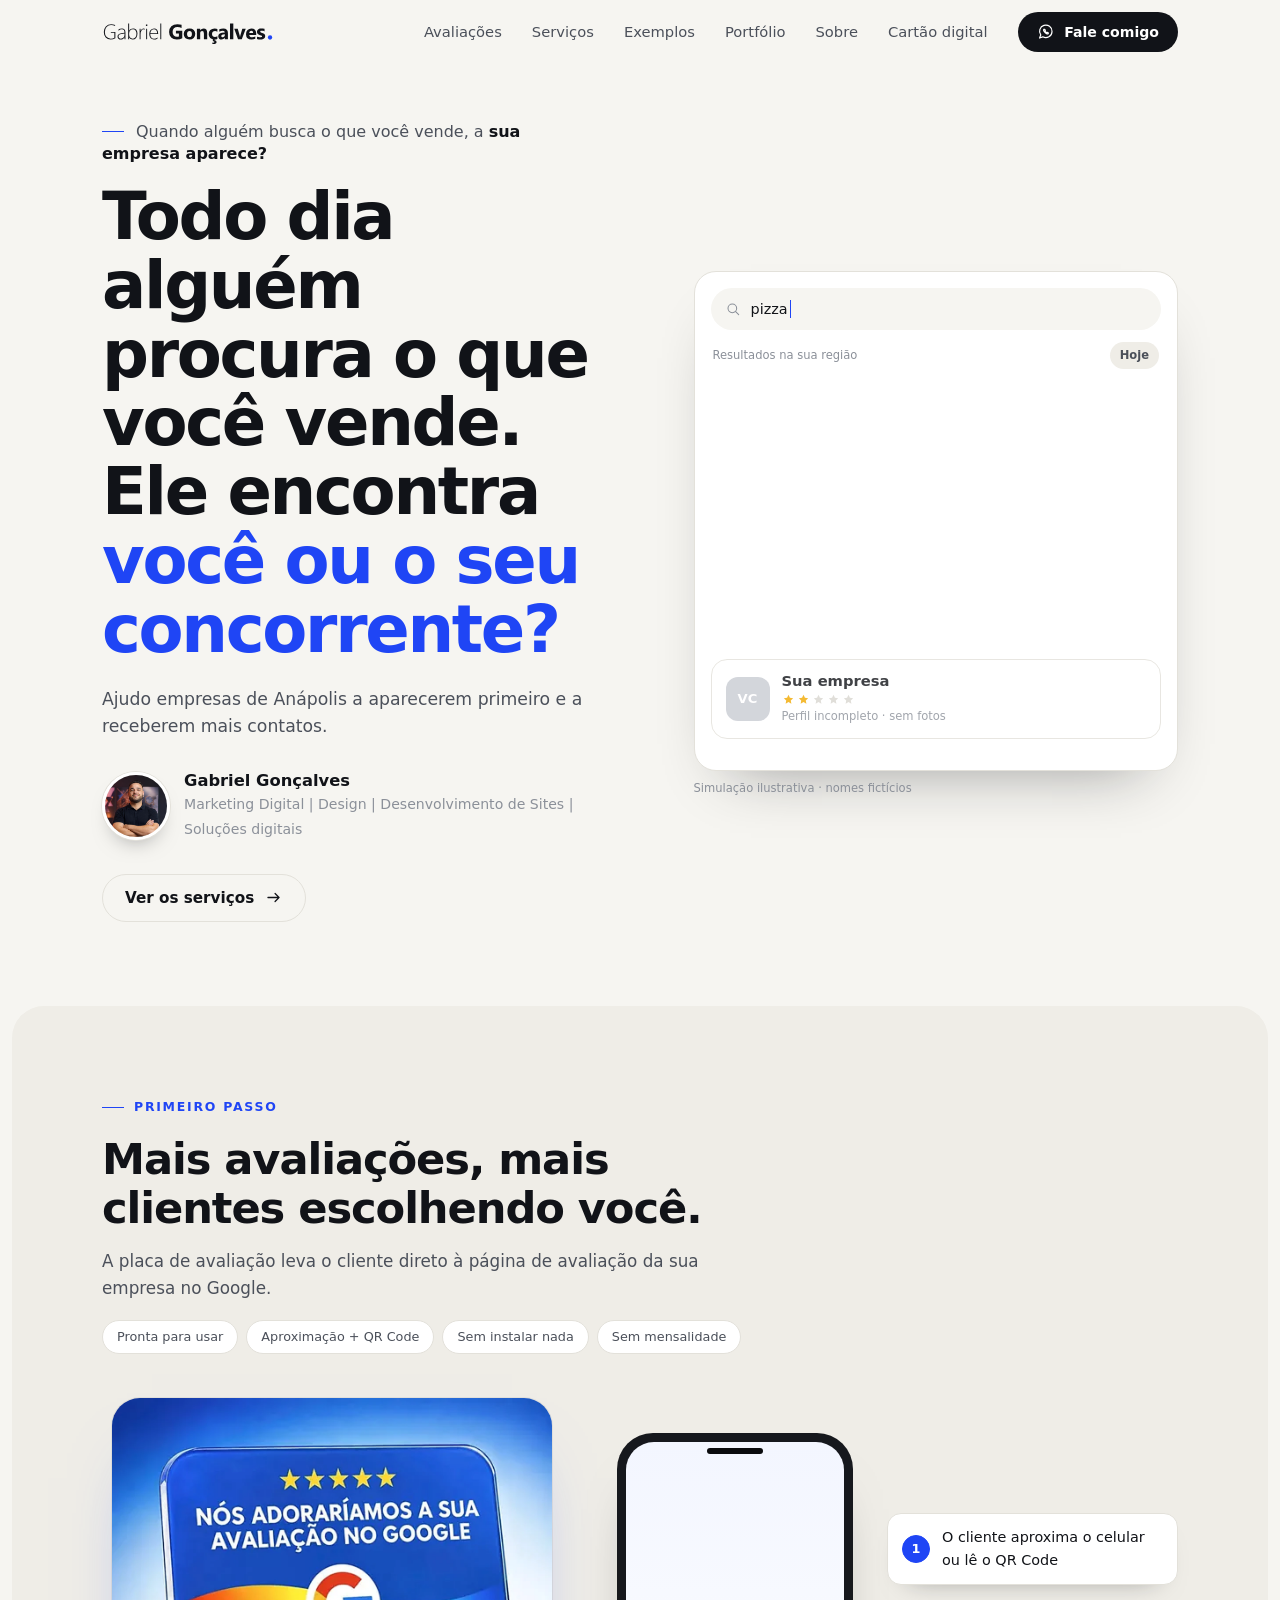
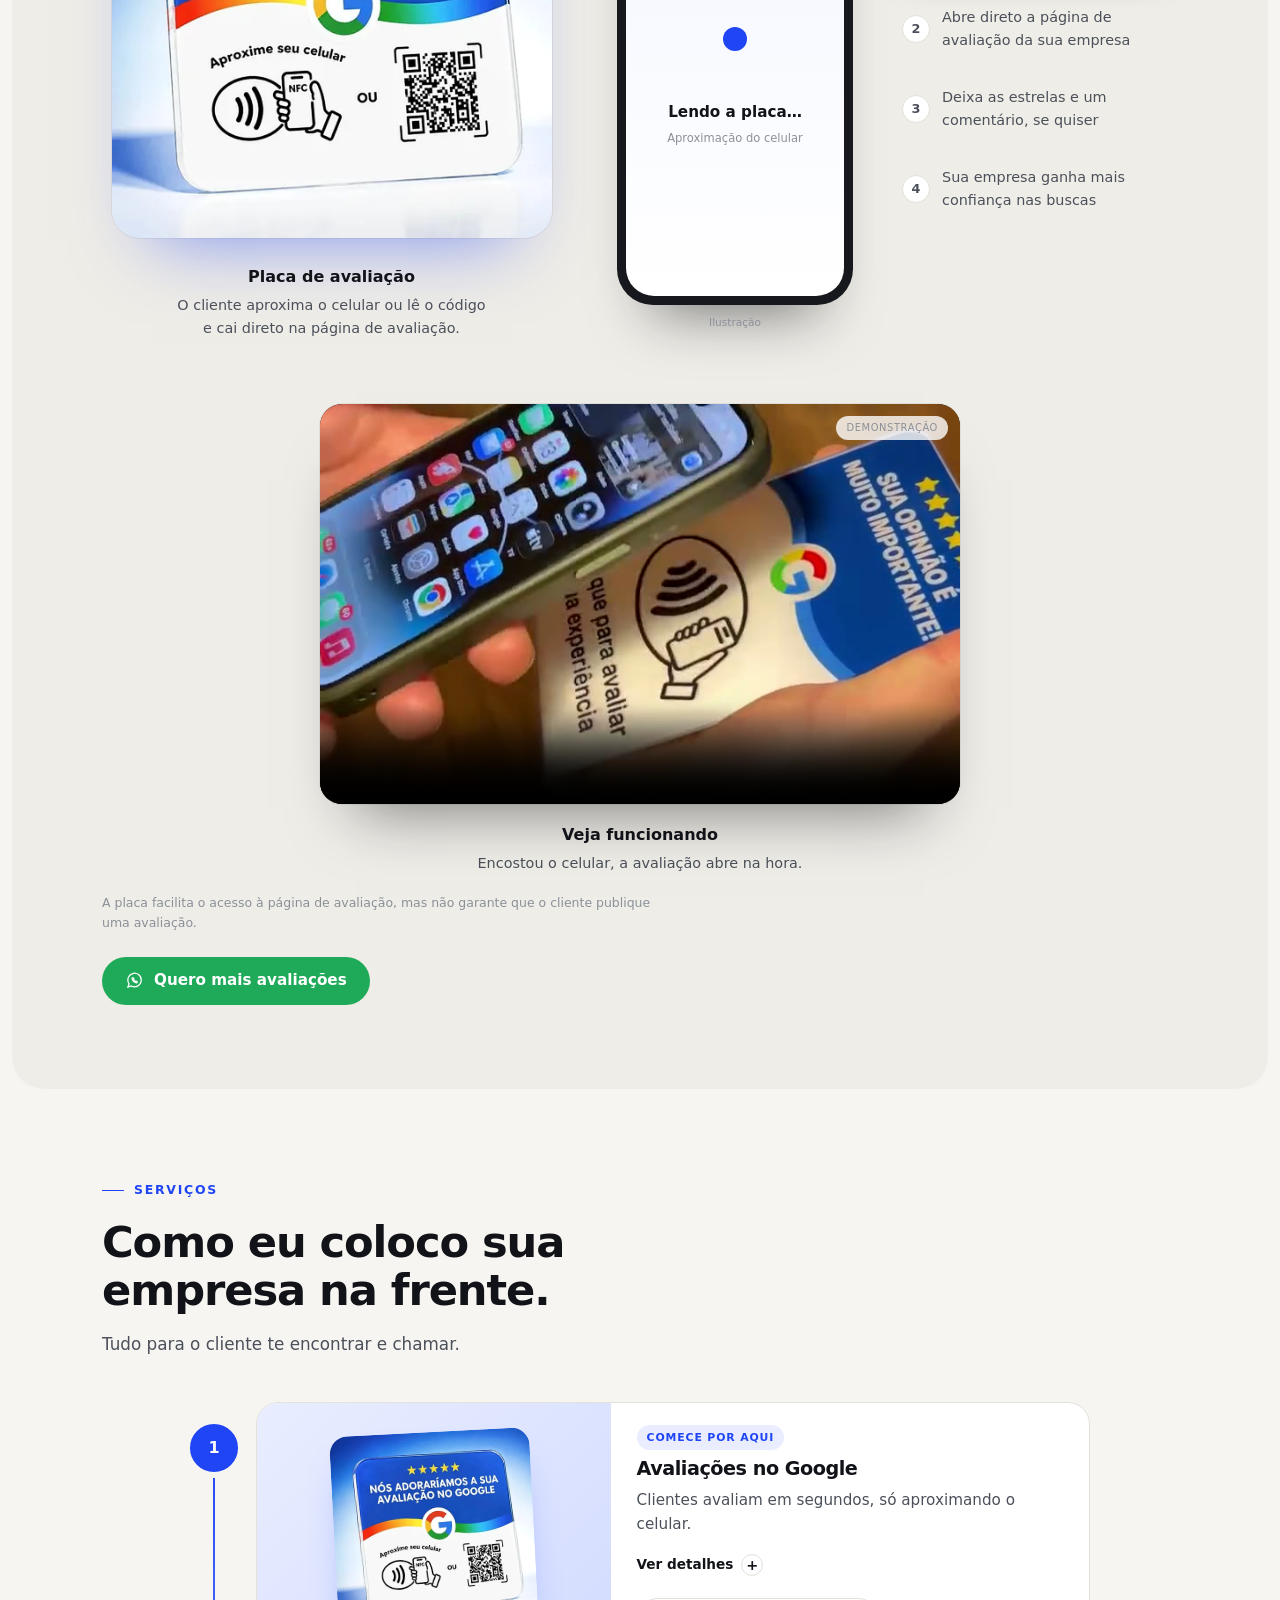
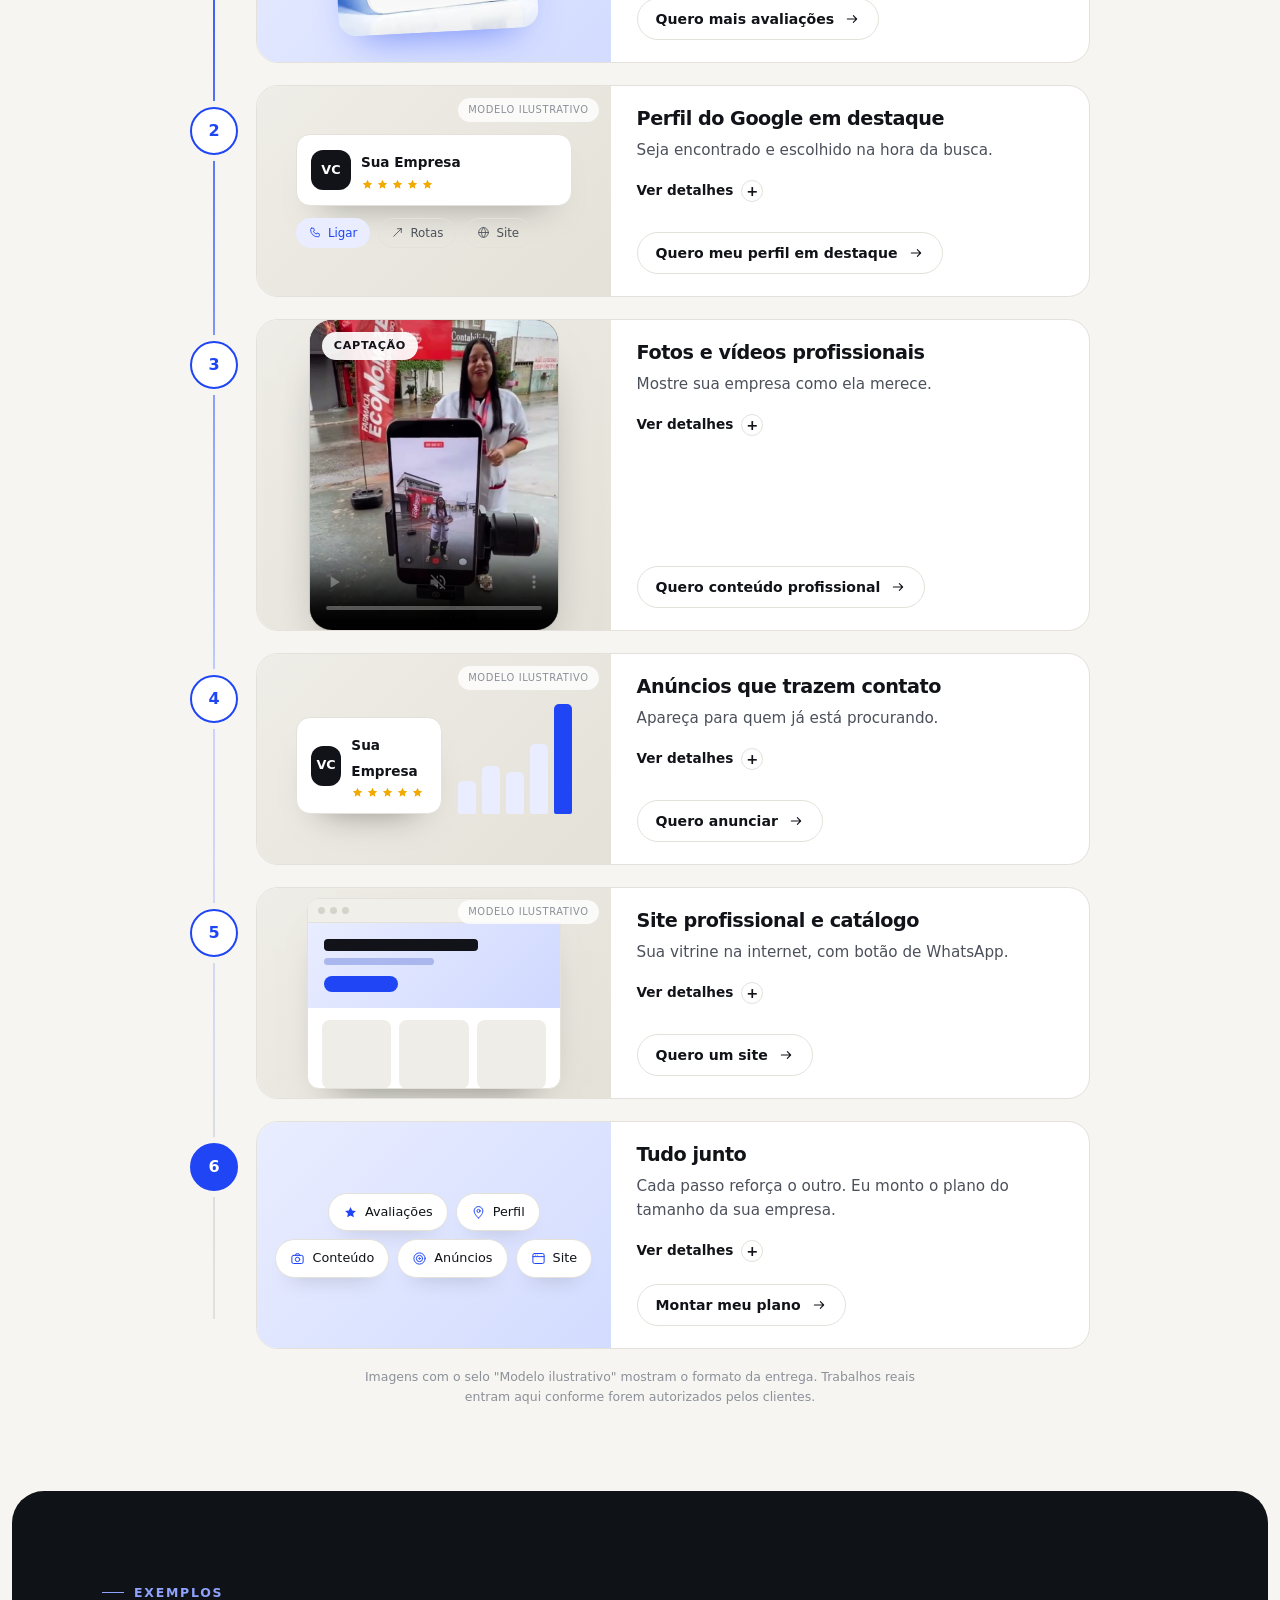
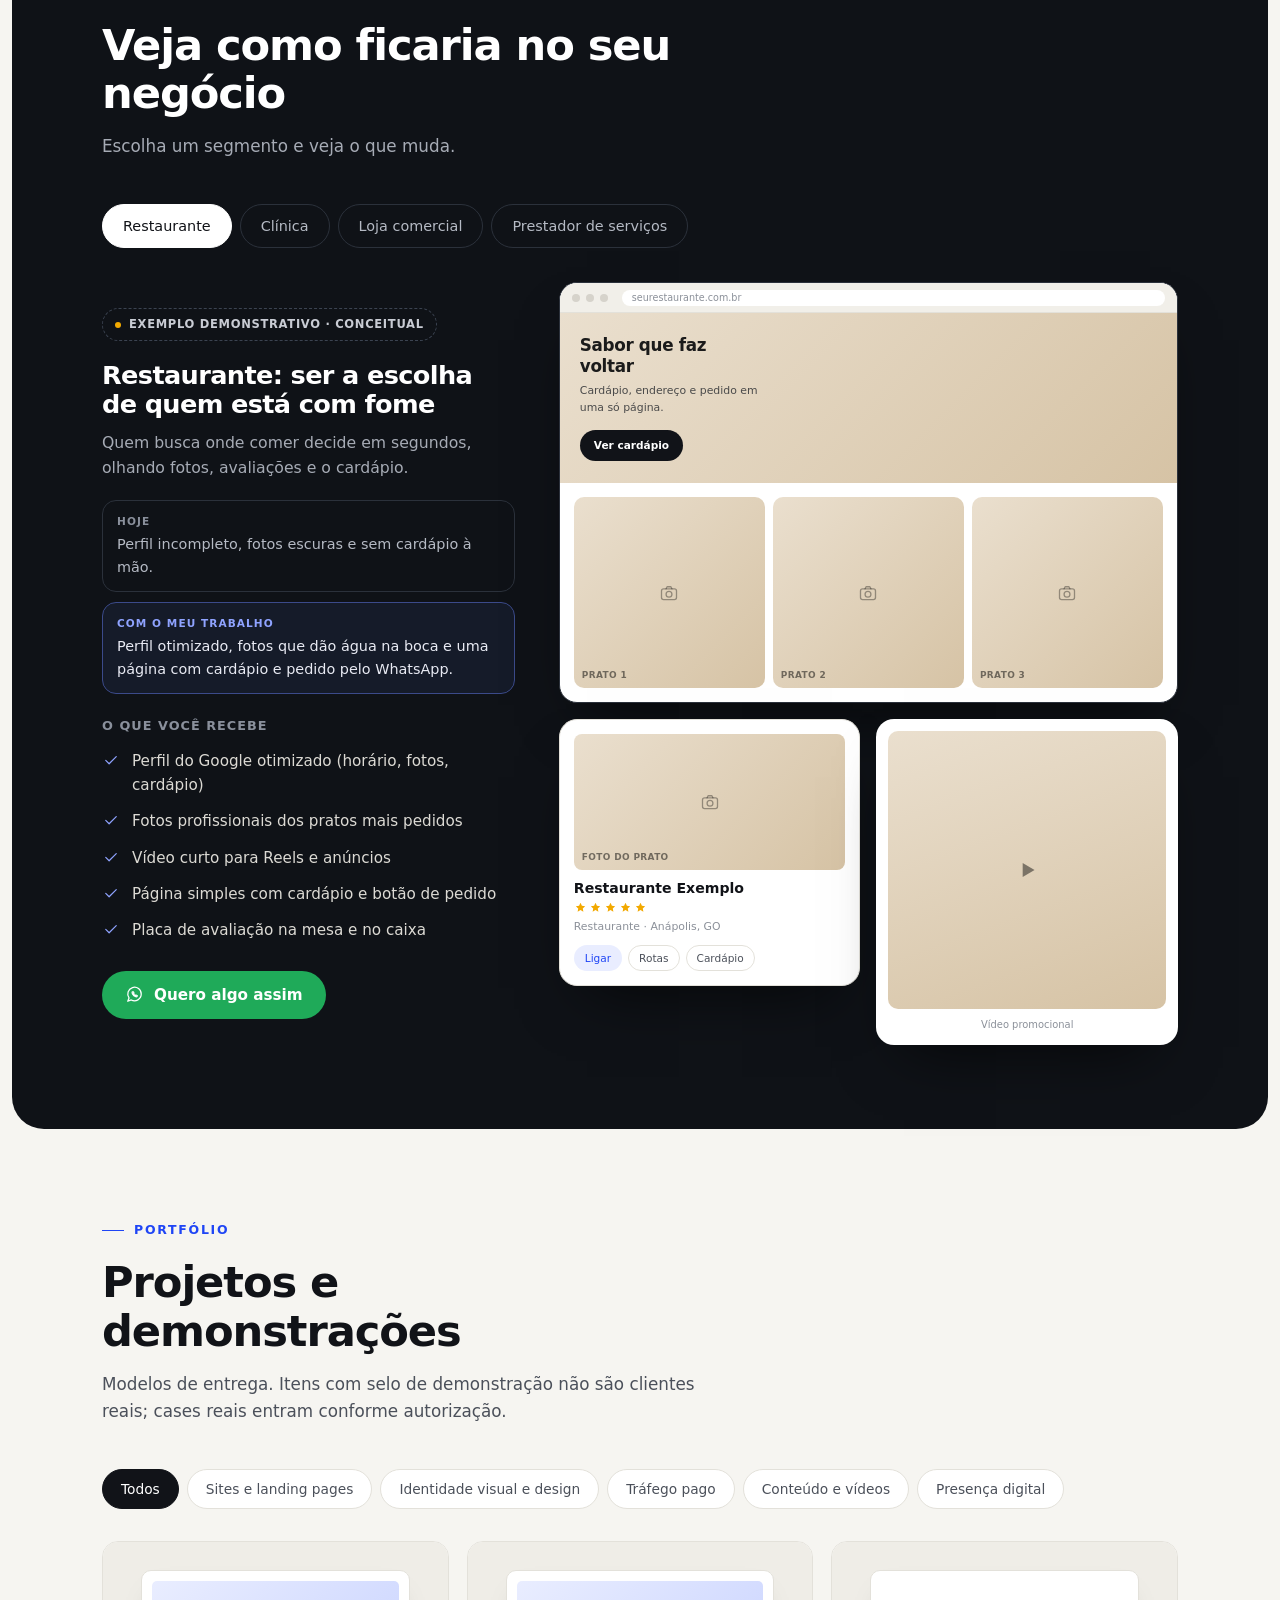
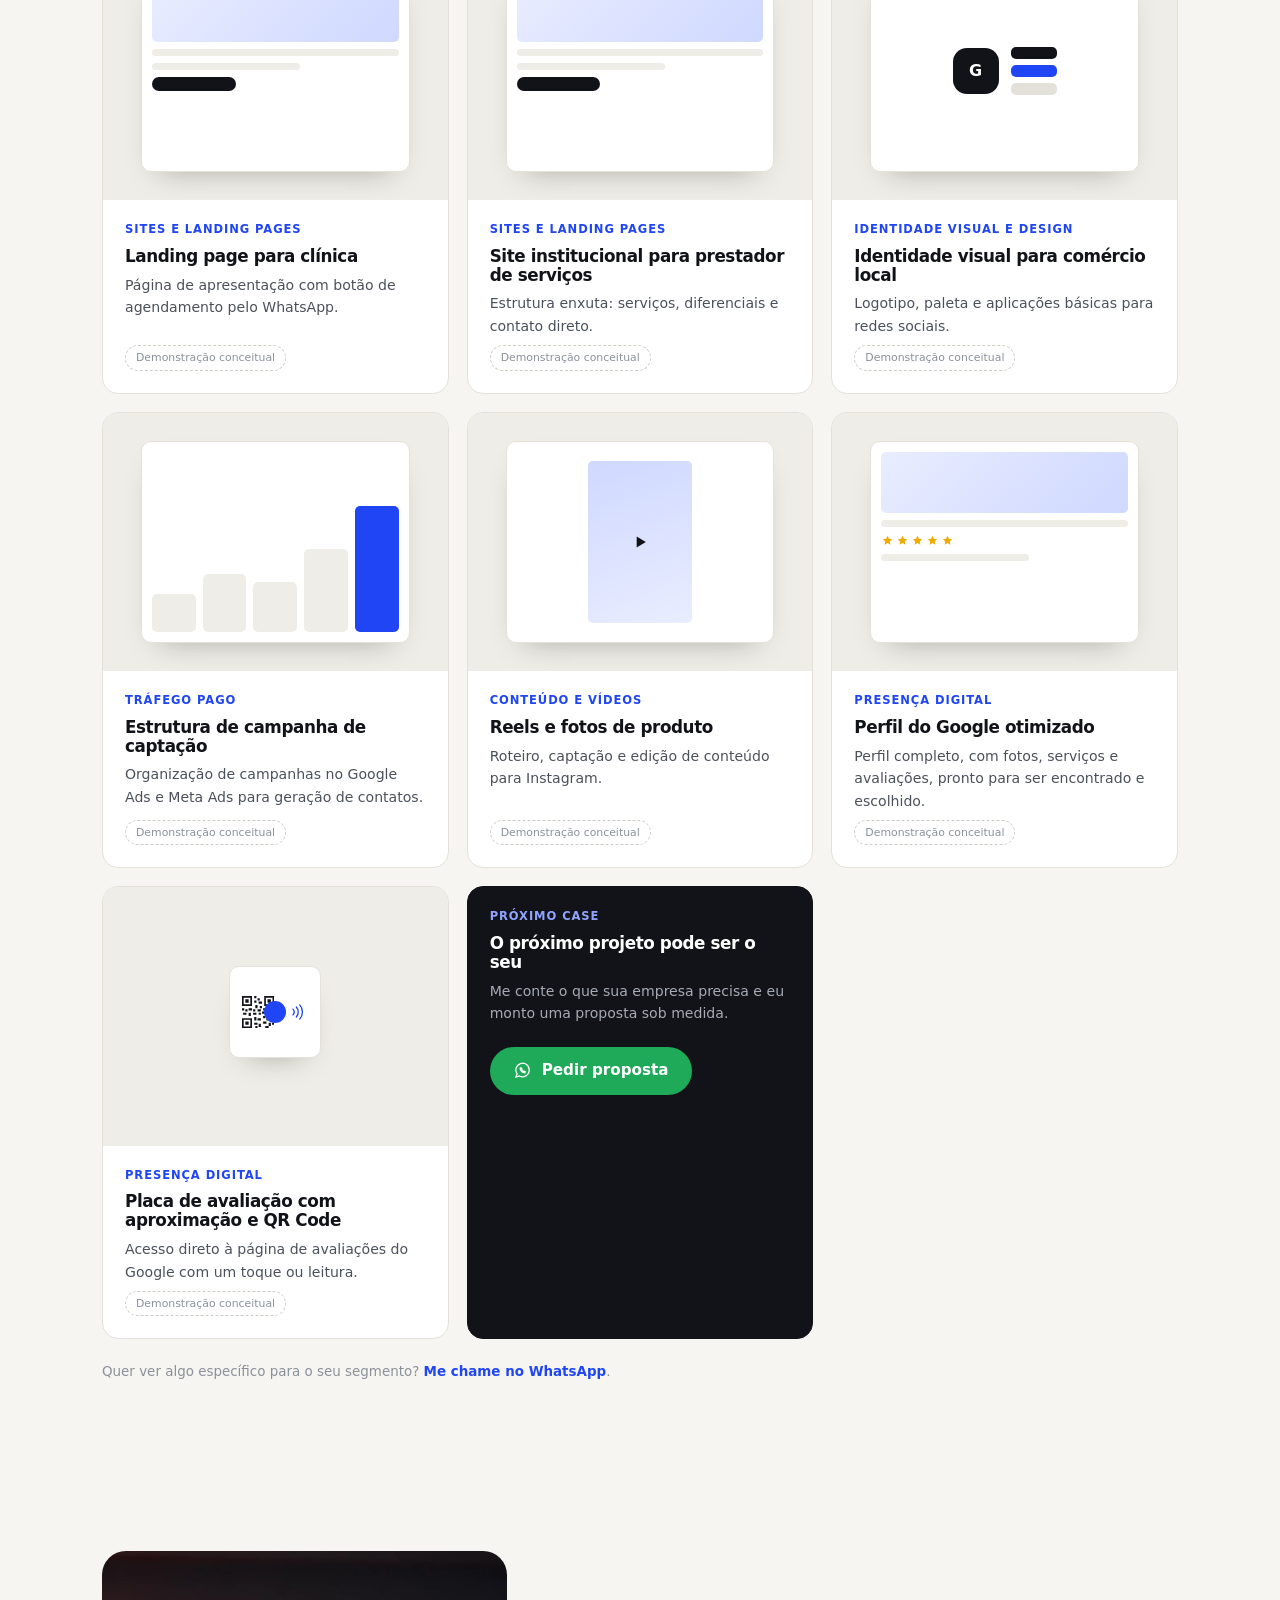
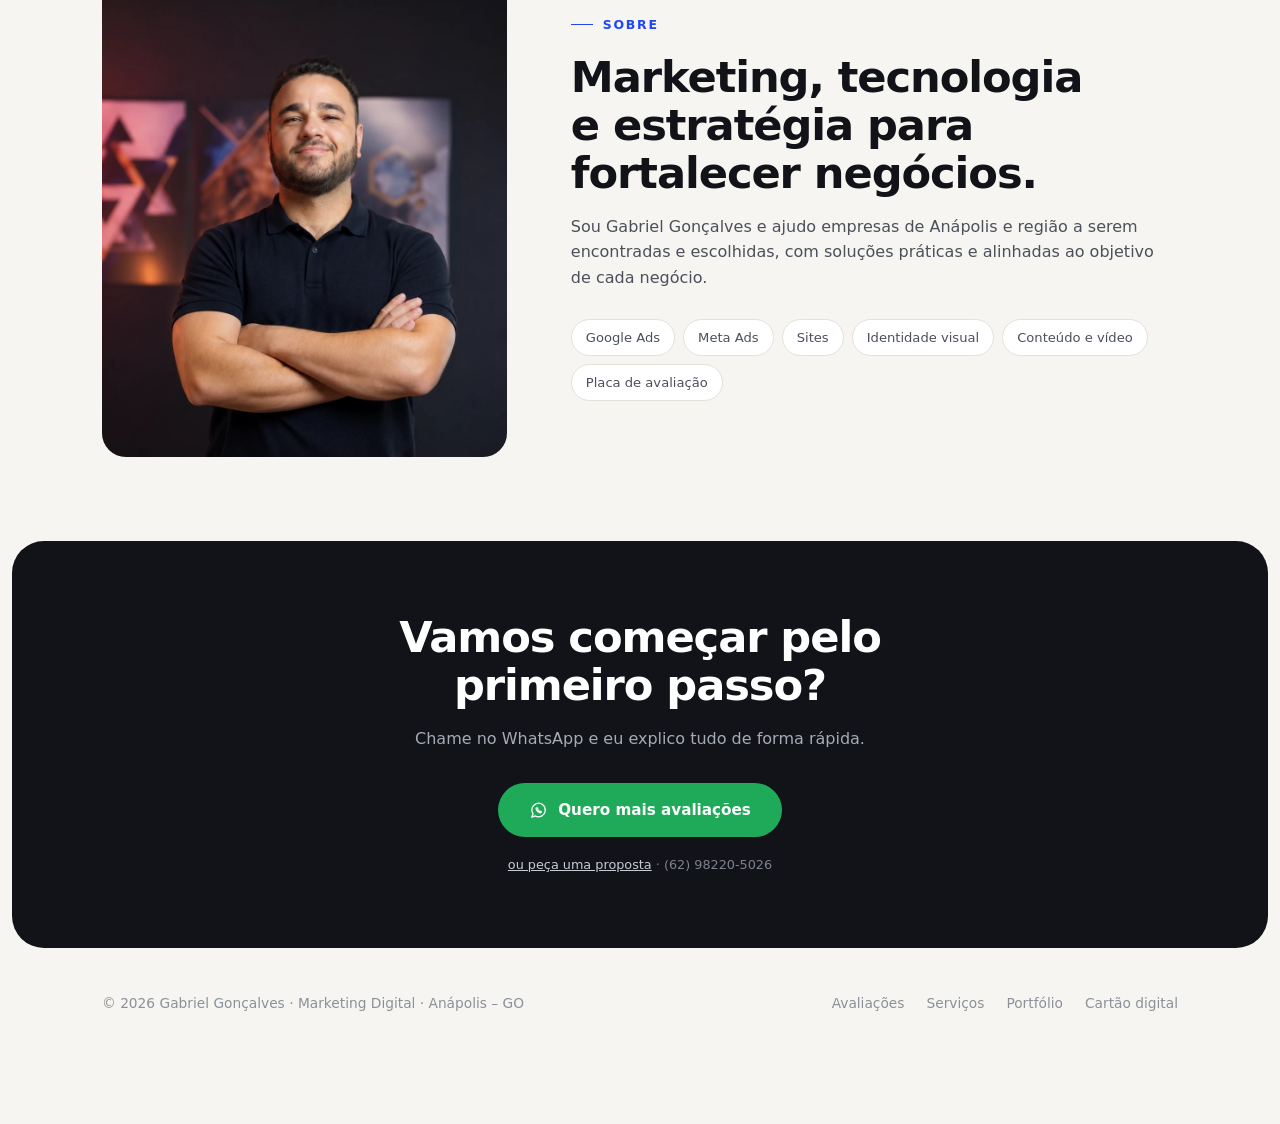
<file: index.html>
<!DOCTYPE html>
<html lang="pt-BR">
<head>
<meta charset="utf-8">
<meta name="viewport" content="width=device-width, initial-scale=1, viewport-fit=cover">
<title>Gabriel Gonçalves | Marketing Digital e Soluções Digitais em Anápolis</title>
<meta name="description" content="Marketing digital em Anápolis – GO: gestão de tráfego pago, Google Perfil da Empresa, criação de sites, fotos e vídeos e placas de avaliação com QR Code e aproximação. Fale com Gabriel Gonçalves.">
<meta name="author" content="Gabriel Gonçalves">
<meta name="theme-color" content="#f6f5f1">
<link rel="canonical" href="https://gabrielgoncalves.pages.dev/">

<meta property="og:type" content="website">
<meta property="og:locale" content="pt_BR">
<meta property="og:site_name" content="Gabriel Gonçalves">
<meta property="og:title" content="Gabriel Gonçalves | Marketing Digital e Soluções Digitais em Anápolis">
<meta property="og:description" content="Todo dia alguém procura o que você vende. Ele encontra você ou o seu concorrente? Soluções de presença digital para empresas de Anápolis e região.">
<meta property="og:url" content="https://gabrielgoncalves.pages.dev/">
<meta property="og:image" content="https://gabrielgoncalves.pages.dev/assets/og-image.png">
<meta property="og:image:width" content="1200">
<meta property="og:image:height" content="630">
<meta name="twitter:card" content="summary_large_image">
<meta name="twitter:title" content="Gabriel Gonçalves | Marketing Digital em Anápolis">
<meta name="twitter:description" content="Soluções de presença digital para empresas de Anápolis e região.">
<meta name="twitter:image" content="https://gabrielgoncalves.pages.dev/assets/og-image.png">

<link rel="icon" href="assets/favicon.svg" type="image/svg+xml">
<link rel="apple-touch-icon" href="assets/apple-touch-icon.png">
<link rel="stylesheet" href="css/style.css">
<script>document.documentElement.classList.add('js')</script>

<script type="application/ld+json">
{
  "@context":"https://schema.org",
  "@type":"ProfessionalService",
  "name":"Gabriel Gonçalves – Marketing Digital",
  "description":"Marketing digital e soluções de presença digital: tráfego pago, Google Perfil da Empresa, sites, fotos e vídeos, placas de avaliação.",
  "url":"https://gabrielgoncalves.pages.dev/",
  "telephone":"+5562982205026",
  "image":"https://gabrielgoncalves.pages.dev/assets/og-image.png",
  "address":{"@type":"PostalAddress","addressLocality":"Anápolis","addressRegion":"GO","addressCountry":"BR"},
  "areaServed":[{"@type":"City","name":"Anápolis"},{"@type":"AdministrativeArea","name":"Goiás"}],
  "founder":{"@type":"Person","name":"Gabriel Gonçalves"}
}
</script>
</head>
<body>

<!-- Ícones (sprite) -->
<svg width="0" height="0" style="position:absolute" aria-hidden="true">
  <symbol id="i-ads" viewBox="0 0 24 24"><circle cx="12" cy="12" r="9"/><circle cx="12" cy="12" r="5"/><circle cx="12" cy="12" r="1.2"/></symbol>
  <symbol id="i-pin" viewBox="0 0 24 24"><path d="M12 21s7-6.2 7-11.5A7 7 0 0 0 5 9.5C5 14.8 12 21 12 21z"/><circle cx="12" cy="9.5" r="2.5"/></symbol>
  <symbol id="i-cam" viewBox="0 0 24 24"><rect x="3" y="7" width="18" height="13" rx="2.5"/><circle cx="12" cy="13.5" r="3.5"/><path d="M8.5 7l1.2-2.5h4.6L15.5 7"/></symbol>
  <symbol id="i-site" viewBox="0 0 24 24"><rect x="3" y="4" width="18" height="16" rx="2.5"/><path d="M3 9h18M7 6.6h.01M10 6.6h.01"/></symbol>
  <symbol id="i-qr" viewBox="0 0 24 24"><rect x="3.5" y="3.5" width="6" height="6" rx="1"/><rect x="14.5" y="3.5" width="6" height="6" rx="1"/><rect x="3.5" y="14.5" width="6" height="6" rx="1"/><path d="M14.5 14.5h2.5v2.5m3.5-2.5v.01M14.5 20.5h.01M17 20.5h3.5v-2"/></symbol>
  <symbol id="i-wa" viewBox="0 0 24 24"><path d="M20.5 11.5a8.5 8.5 0 0 1-12.6 7.4L3.5 20.5l1.6-4.2A8.5 8.5 0 1 1 20.5 11.5z"/><path d="M9.2 8.6c-.3.5-.4 1.4.3 2.7 1 1.8 2.4 3 4.1 3.5.9.2 1.5-.2 1.8-.7l.2-.5-1.7-.9-.7.6c-.9-.3-2-1.3-2.4-2.3l.6-.7-.8-1.7z"/></symbol>
  <symbol id="i-mail" viewBox="0 0 24 24"><rect x="3" y="5" width="18" height="14" rx="2.5"/><path d="M3.5 7l8.5 6 8.5-6"/></symbol>
  <symbol id="i-ig" viewBox="0 0 24 24"><rect x="3.5" y="3.5" width="17" height="17" rx="5"/><circle cx="12" cy="12" r="3.8"/><path d="M17 7h.01"/></symbol>
  <symbol id="i-globe" viewBox="0 0 24 24"><circle cx="12" cy="12" r="9"/><path d="M3 12h18M12 3c2.5 2.6 3.7 5.6 3.7 9s-1.2 6.4-3.7 9c-2.5-2.6-3.7-5.6-3.7-9S9.5 5.6 12 3z"/></symbol>
  <symbol id="i-dl" viewBox="0 0 24 24"><path d="M12 4v11m0 0l-4-4m4 4l4-4M5 19.5h14"/></symbol>
  <symbol id="i-share" viewBox="0 0 24 24"><circle cx="6" cy="12" r="2.6"/><circle cx="17.5" cy="6" r="2.6"/><circle cx="17.5" cy="18" r="2.6"/><path d="M8.3 10.8l7-3.6M8.3 13.2l7 3.6"/></symbol>
  <symbol id="i-arrow" viewBox="0 0 24 24"><path d="M5 12h14m-5-5l5 5-5 5"/></symbol>
  <symbol id="i-check" viewBox="0 0 24 24"><path d="M5 12.5l4.5 4.5L19 7.5"/></symbol>
  <symbol id="i-star" viewBox="0 0 24 24"><path d="M12 3.2l2.6 5.5 6 .8-4.4 4.2 1.1 6-5.3-2.9-5.3 2.9 1.1-6L3.4 9.5l6-.8z" fill="currentColor" stroke="none"/></symbol>
  <symbol id="i-search" viewBox="0 0 24 24"><circle cx="11" cy="11" r="6.5"/><path d="M16 16l4.5 4.5"/></symbol>
  <symbol id="i-play" viewBox="0 0 24 24"><path d="M8 5.5v13l11-6.5z" fill="currentColor" stroke="none"/></symbol>
  <symbol id="i-nfc" viewBox="0 0 24 24"><path d="M6 8.5a5.5 5.5 0 0 1 0 7M10 6a9 9 0 0 1 0 12M14 3.5a12.5 12.5 0 0 1 0 17"/></symbol>
  <symbol id="i-phone" viewBox="0 0 24 24"><path d="M5 4h3.5l1.7 4.2-2.2 1.4a11 11 0 0 0 5.4 5.4l1.4-2.2L19 14.5V18a2 2 0 0 1-2 2A13 13 0 0 1 3 6a2 2 0 0 1 2-2z"/></symbol>
  <symbol id="i-route" viewBox="0 0 24 24"><path d="M5 19l14-14m0 0h-7m7 0v7"/></symbol>
  <symbol id="i-qrfill" viewBox="0 0 29 29"><path fill="currentColor" fill-rule="evenodd" d="M0 0h9v9H0zM1.5 1.5v6h6v-6zM3 3h3v3H3zM20 0h9v9h-9zM21.5 1.5v6h6v-6zM23 3h3v3h-3zM0 20h9v9H0zM1.5 21.5v6h6v-6zM3 23h3v3H3zM11 0h2v2h-2zM14 2h2v2h-2zM11 4h2v2h-2zM15 5h3v2h-3zM12 8h2v3h-2zM16 9h2v2h-2zM0 11h2v2H0zM3 12h2v2H3zM6 11h3v2H6zM10 12h2v2h-2zM14 12h3v2h-3zM19 11h2v2h-2zM22 12h3v2h-3zM26 11h3v2h-3zM1 15h3v2H1zM6 15h2v3H6zM10 15h3v2h-3zM15 15h2v2h-2zM18 14h3v2h-3zM23 15h2v3h-2zM27 15h2v2h-2zM11 19h2v3h-2zM14 20h3v2h-3zM19 18h2v2h-2zM22 20h2v2h-2zM26 19h3v2h-3zM11 24h3v2h-3zM15 25h2v3h-2zM19 23h3v2h-3zM24 24h2v3h-2zM27 24h2v2h-2zM12 27h2v2h-2zM21 27h3v2h-3z"/></symbol>
</svg>

<header class="header" id="topo">
  <div class="wrap">
    <a class="brand" href="#topo" aria-label="Gabriel Gonçalves — início"><img src="assets/logo-nome.svg" alt="Gabriel Gonçalves" height="28"></a>
    <button class="menu-btn" aria-label="Abrir menu" aria-expanded="false" aria-controls="nav"><span></span></button>
    <nav class="nav" id="nav" aria-label="Principal">
      <a class="link" href="#plaquinha">Avaliações</a>
      <a class="link" href="#trilha">Serviços</a>
      <a class="link" href="#exemplos">Exemplos</a>
      <a class="link" href="#portfolio">Portfólio</a>
      <a class="link" href="#sobre">Sobre</a>
      <a class="link" href="cartao/">Cartão digital</a>
      <a class="btn btn-primary" data-wa="geral" href="https://wa.me/5562982205026" target="_blank" rel="noopener"><svg class="icon"><use href="#i-wa"/></svg>Fale comigo</a>
    </nav>
  </div>
</header>

<main>
<!-- 1. HERO -->
<section class="hero" aria-labelledby="h-hero">
  <div class="wrap hero-grid">
    <div>
      <p class="pre">Quando alguém busca o que você vende, a <b>sua empresa aparece?</b></p>
      <h1 id="h-hero">Todo dia alguém procura o que você vende. Ele encontra <em>você ou o seu concorrente?</em></h1>
      <p class="sub">Ajudo empresas de Anápolis a aparecerem primeiro e a receberem mais contatos.</p>
      <div class="hero-id">
        <img class="hid-photo" src="assets/gabriel-avatar-v4.jpg" alt="Gabriel Gonçalves" width="64" height="64">
        <div>
          <strong>Gabriel Gonçalves</strong>
          <span>Marketing Digital | Design | Desenvolvimento de Sites | Soluções digitais</span>
        </div>
      </div>
      <div class="cta-row">
        <a class="btn btn-ghost" href="#trilha">Ver os serviços<svg class="icon"><use href="#i-arrow"/></svg></a>
      </div>
    </div>

    <div class="stage serp-stage" role="img" aria-label="Simulação: a empresa do cliente aparece e sobe de posição nas buscas do Google">
      <div class="gs" aria-hidden="true">
        <div class="gs-bar"><svg class="icon"><use href="#i-search"/></svg><span id="gs-q"></span><i class="caret"></i></div>
        <div class="gs-state"><span>Resultados na sua região</span><b id="gs-badge" class="before">Hoje</b></div>
        <div class="gs-list" id="gs-list"></div>
        <div class="gs-ping" id="gs-ping"><span class="dot"><svg class="icon"><use href="#i-wa"/></svg></span>Cliente chamou no WhatsApp</div>
      </div>
      <span class="stage-note">Simulação ilustrativa · nomes fictícios</span>
    </div>
  </div>
</section>

<!-- 2.5 AVALIAÇÕES -->
<section id="plaquinha" class="reviews" aria-labelledby="h-aval">
  <div class="wrap">
    <div class="sec-head rv">
      <span class="eyebrow">Primeiro passo</span>
      <h2 id="h-aval">Mais avaliações, mais clientes escolhendo você.</h2>
      <p class="lead">A placa de avaliação leva o cliente direto à página de avaliação da sua empresa no Google.</p>
      <div class="pills3"><span>Pronta para usar</span><span>Aproximação + QR Code</span><span>Sem instalar nada</span><span>Sem mensalidade</span></div>
    </div>

    <div class="rv-grid">

      <figure class="plaque rv">
        <img class="mesa" src="assets/plaquinha-azul.webp" alt="Placa de avaliação com aproximação e QR Code para avaliações no Google" width="1000" height="1000" loading="lazy">
        <figcaption><b>Placa de avaliação</b><span>O cliente aproxima o celular ou lê o código e cai direto na página de avaliação.</span></figcaption>
      </figure>

      <div class="flow rv" id="flow">
        <div class="phone" aria-hidden="true">
          <div class="scr s1 on"><div class="nfc"><i></i><i></i><i></i></div><b>Lendo a placa…</b><small>Aproximação do celular</small></div>
          <div class="scr s2"><div class="g-head"><div class="logo">SE</div><div><b>Sua Empresa</b><small>Avalie sua experiência</small></div></div>
            <div class="rate"><svg class="icon"><use href="#i-star"/></svg><svg class="icon"><use href="#i-star"/></svg><svg class="icon"><use href="#i-star"/></svg><svg class="icon"><use href="#i-star"/></svg><svg class="icon"><use href="#i-star"/></svg></div>
            <small class="hint">Toque nas estrelas</small></div>
          <div class="scr s3"><div class="g-head"><div class="logo">SE</div><div><b>Sua Empresa</b><small>Avaliação</small></div></div>
            <div class="rate"><svg class="icon"><use href="#i-star"/></svg><svg class="icon"><use href="#i-star"/></svg><svg class="icon"><use href="#i-star"/></svg><svg class="icon"><use href="#i-star"/></svg><svg class="icon"><use href="#i-star"/></svg></div>
            <div class="cmt"><i></i><i class="s"></i></div><span class="pub">Publicar</span></div>
          <div class="scr s4"><div class="serp"><div class="q"><svg class="icon"><use href="#i-search"/></svg>sua empresa em Anápolis</div>
            <div class="res top"><div class="logo">SE</div><div><b>Sua Empresa</b><div class="stars"><svg class="icon"><use href="#i-star"/></svg><svg class="icon"><use href="#i-star"/></svg><svg class="icon"><use href="#i-star"/></svg><svg class="icon"><use href="#i-star"/></svg><svg class="icon"><use href="#i-star"/></svg></div><small>Perfil completo · fotos · horário</small></div></div>
            <div class="res dim"><div class="logo">OE</div><div><b>Outra empresa</b><div class="stars"><svg class="icon"><use href="#i-star"/></svg></div><small>Poucas informações</small></div></div></div></div>
          <span class="ilus">Ilustração</span>
        </div>
        <ol class="steps">
          <li class="on"><button type="button" data-go="0"><b>1</b><span>O cliente aproxima o celular ou lê o QR Code</span></button></li>
          <li><button type="button" data-go="1"><b>2</b><span>Abre direto a página de avaliação da sua empresa</span></button></li>
          <li><button type="button" data-go="2"><b>3</b><span>Deixa as estrelas e um comentário, se quiser</span></button></li>
          <li><button type="button" data-go="3"><b>4</b><span>Sua empresa ganha mais confiança nas buscas</span></button></li>
        </ol>
      </div>
    </div>

    <figure class="demo-video rv">
      <div class="vwrap">
        <video id="demo-nfc" muted loop playsinline preload="metadata" poster="assets/video/demo-nfc.jpg" aria-label="Demonstração: cliente encosta o celular na placa de avaliação e a página de avaliação abre">
          <source src="assets/video/demo-nfc.mp4" type="video/mp4">
        </video>
        <span class="model">Demonstração</span>
      </div>
      <figcaption><b>Veja funcionando</b><span>Encostou o celular, a avaliação abre na hora.</span></figcaption>
    </figure>

    <p class="fine rv">A placa facilita o acesso à página de avaliação, mas não garante que o cliente publique uma avaliação.</p>
    <div class="cta-row rv"><a class="btn btn-wa" data-wa="nfc" href="https://wa.me/5562982205026" target="_blank" rel="noopener"><svg class="icon"><use href="#i-wa"/></svg>Quero mais avaliações</a></div>
  </div>
</section>


<!-- 3. TRILHA -->
<section id="trilha" aria-labelledby="h-trilha">
  <div class="wrap">
    <div class="sec-head rv">
      <span class="eyebrow">Serviços</span>
      <h2 id="h-trilha">Como eu coloco sua empresa na frente.</h2>
      <p class="lead">Tudo para o cliente te encontrar e chamar.</p>
    </div>
    <div class="track">
      <article class="step rv first">
        <span class="num">1</span>
        <div class="sc">
          <div class="step-vis" data-tipo="plaquinha"></div>
          <div class="sc-body">
            <span class="badge2">Comece por aqui</span>
            <h3>Avaliações no Google</h3>
            <p>Clientes avaliam em segundos, só aproximando o celular.</p>
            <details><summary>Ver detalhes</summary><ul><li>Placa de avaliação com aproximação e QR Code, pronta para usar</li><li>Link direto para a avaliação da sua empresa</li><li>Mais confiança para quem pesquisa</li></ul></details>
            <a class="btn btn-ghost sm" data-wa="nfc" href="https://wa.me/5562982205026" target="_blank" rel="noopener">Quero mais avaliações<svg class="icon"><use href="#i-arrow"/></svg></a>
          </div>
        </div>
      </article>
      <article class="step rv">
        <span class="num">2</span>
        <div class="sc">
          <div class="step-vis" data-tipo="perfil"></div>
          <div class="sc-body">
            
            <h3>Perfil do Google em destaque</h3>
            <p>Seja encontrado e escolhido na hora da busca.</p>
            <details><summary>Ver detalhes</summary><ul><li>Otimização completa do perfil</li><li>Informações, categorias, produtos e serviços</li><li>Fotos e publicações que mantêm o perfil ativo</li><li>Gestão de reputação e avaliações</li></ul></details>
            <a class="btn btn-ghost sm" data-wa="google" href="https://wa.me/5562982205026" target="_blank" rel="noopener">Quero meu perfil em destaque<svg class="icon"><use href="#i-arrow"/></svg></a>
          </div>
        </div>
      </article>
      <article class="step rv">
        <span class="num">3</span>
        <div class="sc">
          <div class="step-vis" data-tipo="reel"></div>
          <div class="sc-body">
            
            <h3>Fotos e vídeos profissionais</h3>
            <p>Mostre sua empresa como ela merece.</p>
            <details><summary>Ver detalhes</summary><ul><li>Fotografia comercial de produtos e ambiente</li><li>Reels e vídeos institucionais</li><li>Conteúdo para Instagram e redes sociais</li></ul></details>
            <a class="btn btn-ghost sm" data-wa="midia" href="https://wa.me/5562982205026" target="_blank" rel="noopener">Quero conteúdo profissional<svg class="icon"><use href="#i-arrow"/></svg></a>
          </div>
        </div>
      </article>
      <article class="step rv">
        <span class="num">4</span>
        <div class="sc">
          <div class="step-vis" data-tipo="google"></div>
          <div class="sc-body">
            
            <h3>Anúncios que trazem contato</h3>
            <p>Apareça para quem já está procurando.</p>
            <details><summary>Ver detalhes</summary><ul><li>Google Ads e Meta Ads</li><li>Campanhas para gerar contatos</li><li>Acompanhamento e ajustes</li></ul></details>
            <a class="btn btn-ghost sm" data-wa="trafego" href="https://wa.me/5562982205026" target="_blank" rel="noopener">Quero anunciar<svg class="icon"><use href="#i-arrow"/></svg></a>
          </div>
        </div>
      </article>
      <article class="step rv">
        <span class="num">5</span>
        <div class="sc">
          <div class="step-vis" data-tipo="site"></div>
          <div class="sc-body">
            
            <h3>Site profissional e catálogo</h3>
            <p>Sua vitrine na internet, com botão de WhatsApp.</p>
            <details><summary>Ver detalhes</summary><ul><li>Site ou página de apresentação</li><li>Catálogo de produtos</li><li>Cartão de visita digital</li></ul></details>
            <a class="btn btn-ghost sm" data-wa="site" href="https://wa.me/5562982205026" target="_blank" rel="noopener">Quero um site<svg class="icon"><use href="#i-arrow"/></svg></a>
          </div>
        </div>
      </article>
      <article class="step rv last">
        <span class="num">6</span>
        <div class="sc">
          <div class="step-vis" data-tipo="tudo"></div>
          <div class="sc-body">
            
            <h3>Tudo junto</h3>
            <p>Cada passo reforça o outro. Eu monto o plano do tamanho da sua empresa.</p>
            <details><summary>Ver detalhes</summary><ul><li>Avaliações, perfil, conteúdo, anúncios e site</li><li>Plano sob medida para o seu momento</li></ul></details>
            <a class="btn btn-ghost sm" data-wa="proposta" href="https://wa.me/5562982205026" target="_blank" rel="noopener">Montar meu plano<svg class="icon"><use href="#i-arrow"/></svg></a>
          </div>
        </div>
      </article>
    </div>
    <p class="fine rv" style="text-align:center;margin-inline:auto">Imagens com o selo "Modelo ilustrativo" mostram o formato da entrega. Trabalhos reais entram aqui conforme forem autorizados pelos clientes.</p>
  </div>
</section>

<!-- 3. EXEMPLOS -->
<section id="exemplos" class="demos" aria-labelledby="h-demo">
  <div class="wrap">
    <div class="sec-head rv">
      <span class="eyebrow">Exemplos</span>
      <h2 id="h-demo">Veja como ficaria no seu negócio</h2>
      <p class="lead">Escolha um segmento e veja o que muda.</p>
    </div>
    <div class="tabs" role="tablist" aria-label="Segmentos de exemplo" id="demo-tabs"></div>
    <div id="demo-panels"></div>
  </div>
</section>

<!-- 4. PORTFÓLIO -->
<section id="portfolio" aria-labelledby="h-port">
  <div class="wrap">
    <div class="sec-head rv">
      <span class="eyebrow">Portfólio</span>
      <h2 id="h-port">Projetos e demonstrações</h2>
      <p class="lead">Modelos de entrega. Itens com selo de demonstração não são clientes reais; cases reais entram conforme autorização.</p>
    </div>
    <div class="filters" id="filters" role="group" aria-label="Filtrar por categoria"></div>
    <div class="grid" id="grid"></div>
    <p class="add-hint">Quer ver algo específico para o seu segmento? <a data-wa="portfolio" href="https://wa.me/5562982205026" target="_blank" rel="noopener" style="color:var(--accent);font-weight:600">Me chame no WhatsApp</a>.</p>
  </div>
</section>

<!-- 5. SOBRE -->
<section id="sobre" class="about" aria-labelledby="h-sobre">
  <div class="wrap about-grid">
    <div class="photo rv">
      <img src="assets/gabriel.jpg" alt="Gabriel Gonçalves" onerror="this.remove()" width="420" height="525">
      <div class="ph-txt"><b>GG</b><span>Espaço para foto profissional<br>assets/gabriel.jpg</span></div>
    </div>
    <div class="rv">
      <span class="eyebrow">Sobre</span>
      <h2 id="h-sobre">Marketing, tecnologia e estratégia para fortalecer negócios.</h2>
      <p>Sou Gabriel Gonçalves e ajudo empresas de Anápolis e região a serem encontradas e escolhidas, com soluções práticas e alinhadas ao objetivo de cada negócio.</p>
      <div class="pills"><span>Google Ads</span><span>Meta Ads</span><span>Sites</span><span>Identidade visual</span><span>Conteúdo e vídeo</span><span>Placa de avaliação</span></div>
    </div>
  </div>
</section>

<!-- CTA -->
<section class="cta" id="contato" aria-labelledby="h-cta">
  <div class="wrap">
    <h2 id="h-cta">Vamos começar pelo primeiro passo?</h2>
    <p>Chame no WhatsApp e eu explico tudo de forma rápida.</p>
    <a class="btn btn-wa" data-wa="nfc" href="https://wa.me/5562982205026" target="_blank" rel="noopener"><svg class="icon"><use href="#i-wa"/></svg>Quero mais avaliações</a>
    <small><a data-wa="proposta" href="https://wa.me/5562982205026" target="_blank" rel="noopener" style="text-decoration:underline">ou peça uma proposta</a> · (62) 98220-5026</small>
  </div>
</section>
</main>

<footer class="footer">
  <div class="wrap">
    <div>© <span id="ano">2026</span> Gabriel Gonçalves · Marketing Digital · Anápolis – GO</div>
    <nav aria-label="Rodapé">
      <a href="#plaquinha">Avaliações</a><a href="#trilha">Serviços</a><a href="#portfolio">Portfólio</a><a href="cartao/">Cartão digital</a>
      <a class="ig-link" href="#" target="_blank" rel="noopener" hidden>Instagram</a>
      <a class="mail-link" href="#" hidden>E-mail</a>
    </nav>
  </div>
</footer>

<div class="dock" id="dock"><a class="btn btn-wa btn-block" data-wa="nfc" href="https://wa.me/5562982205026" target="_blank" rel="noopener"><svg class="icon"><use href="#i-wa"/></svg>Quero mais avaliações</a></div>

<a class="fab" id="fab" data-wa="geral" href="https://wa.me/5562982205026" target="_blank" rel="noopener" aria-label="Conversar pelo WhatsApp"><svg class="icon"><use href="#i-wa"/></svg></a>

<script src="js/config.js"></script>
<script src="js/projetos.js"></script>
<script src="js/main.js"></script>
</body>
</html>
</file>
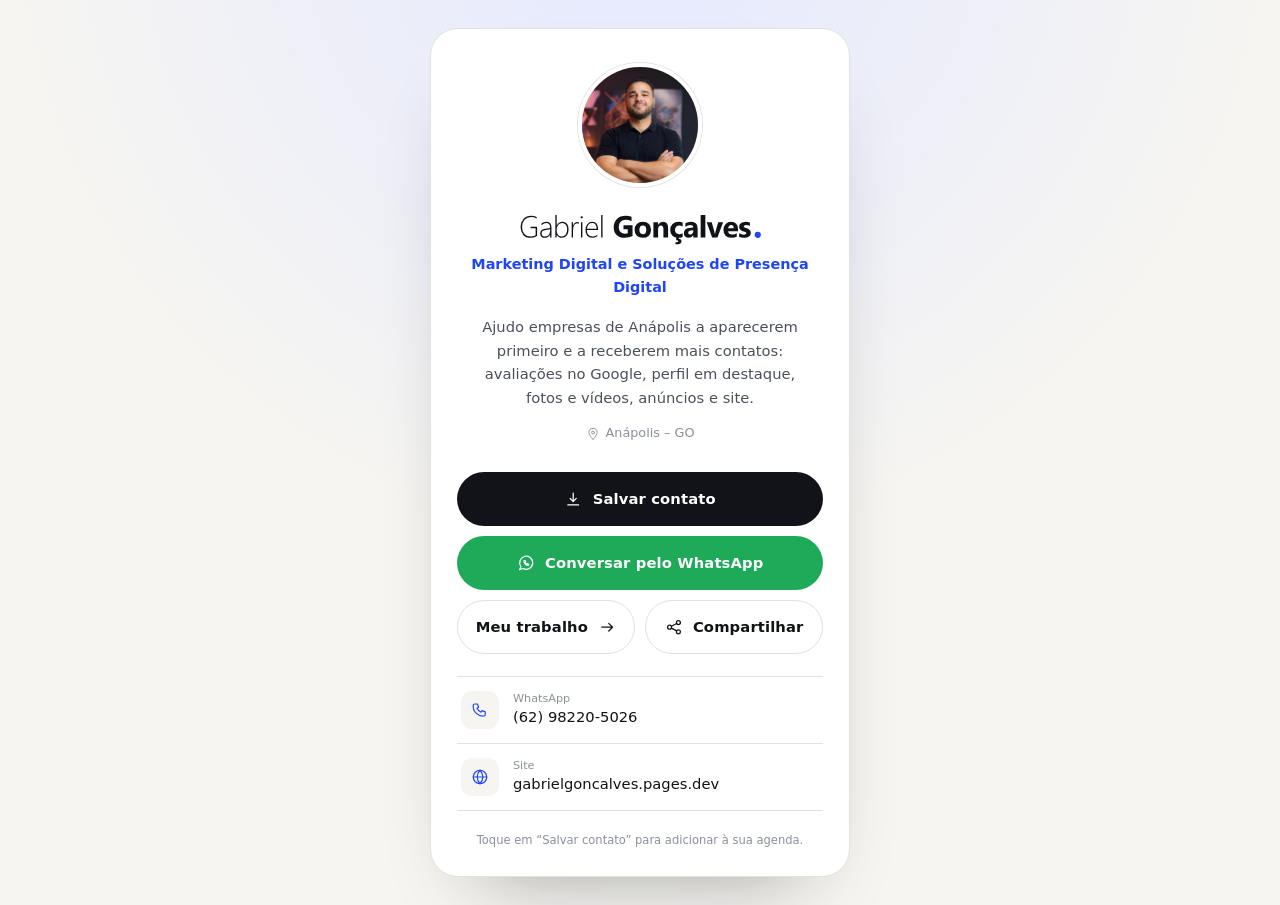
<file: cartao/index.html>
<!DOCTYPE html>
<html lang="pt-BR">
<head>
<meta charset="utf-8">
<meta name="viewport" content="width=device-width, initial-scale=1, viewport-fit=cover">
<title>Gabriel Gonçalves | Cartão Digital – Marketing Digital em Anápolis</title>
<meta name="description" content="Cartão de visita digital de Gabriel Gonçalves: salve meu contato, converse pelo WhatsApp e conheça as soluções de marketing digital para sua empresa.">
<meta name="theme-color" content="#f6f5f1">
<link rel="canonical" href="https://gabrielgoncalves.pages.dev/cartao">

<meta property="og:type" content="profile">
<meta property="og:locale" content="pt_BR">
<meta property="og:site_name" content="Gabriel Gonçalves">
<meta property="og:title" content="Gabriel Gonçalves | Cartão Digital">
<meta property="og:description" content="Marketing Digital e Soluções de Presença Digital em Anápolis – GO. Salve meu contato e fale comigo pelo WhatsApp.">
<meta property="og:url" content="https://gabrielgoncalves.pages.dev/cartao">
<meta property="og:image" content="https://gabrielgoncalves.pages.dev/assets/og-cartao.png">
<meta property="og:image:width" content="1200">
<meta property="og:image:height" content="630">
<meta name="twitter:card" content="summary_large_image">
<meta name="twitter:image" content="https://gabrielgoncalves.pages.dev/assets/og-cartao.png">

<link rel="icon" href="../assets/favicon.svg" type="image/svg+xml">
<link rel="apple-touch-icon" href="../assets/apple-touch-icon.png">
<link rel="stylesheet" href="../css/style.css">
</head>
<body>
<svg width="0" height="0" style="position:absolute" aria-hidden="true">
  <symbol id="i-wa" viewBox="0 0 24 24"><path d="M20.5 11.5a8.5 8.5 0 0 1-12.6 7.4L3.5 20.5l1.6-4.2A8.5 8.5 0 1 1 20.5 11.5z"/><path d="M9.2 8.6c-.3.5-.4 1.4.3 2.7 1 1.8 2.4 3 4.1 3.5.9.2 1.5-.2 1.8-.7l.2-.5-1.7-.9-.7.6c-.9-.3-2-1.3-2.4-2.3l.6-.7-.8-1.7z"/></symbol>
  <symbol id="i-mail" viewBox="0 0 24 24"><rect x="3" y="5" width="18" height="14" rx="2.5"/><path d="M3.5 7l8.5 6 8.5-6"/></symbol>
  <symbol id="i-ig" viewBox="0 0 24 24"><rect x="3.5" y="3.5" width="17" height="17" rx="5"/><circle cx="12" cy="12" r="3.8"/><path d="M17 7h.01"/></symbol>
  <symbol id="i-globe" viewBox="0 0 24 24"><circle cx="12" cy="12" r="9"/><path d="M3 12h18M12 3c2.5 2.6 3.7 5.6 3.7 9s-1.2 6.4-3.7 9c-2.5-2.6-3.7-5.6-3.7-9S9.5 5.6 12 3z"/></symbol>
  <symbol id="i-dl" viewBox="0 0 24 24"><path d="M12 4v11m0 0l-4-4m4 4l4-4M5 19.5h14"/></symbol>
  <symbol id="i-share" viewBox="0 0 24 24"><circle cx="6" cy="12" r="2.6"/><circle cx="17.5" cy="6" r="2.6"/><circle cx="17.5" cy="18" r="2.6"/><path d="M8.3 10.8l7-3.6M8.3 13.2l7 3.6"/></symbol>
  <symbol id="i-arrow" viewBox="0 0 24 24"><path d="M5 12h14m-5-5l5 5-5 5"/></symbol>
  <symbol id="i-phone" viewBox="0 0 24 24"><path d="M5 4h3.5l1.7 4.2-2.2 1.4a11 11 0 0 0 5.4 5.4l1.4-2.2L19 14.5V18a2 2 0 0 1-2 2A13 13 0 0 1 3 6a2 2 0 0 1 2-2z"/></symbol>
  <symbol id="i-pin" viewBox="0 0 24 24"><path d="M12 21s7-6.2 7-11.5A7 7 0 0 0 5 9.5C5 14.8 12 21 12 21z"/><circle cx="12" cy="9.5" r="2.5"/></symbol>
</svg>

<main class="card-page">
  <article class="vcard">
    <div class="avatar">
      <img src="../assets/gabriel-avatar-v4.jpg" alt="Gabriel Gonçalves" onerror="this.remove()" width="112" height="112">
      <b>GG</b>
    </div>
    <h1><img class="wordmark" src="../assets/logo-nome.svg" alt="Gabriel Gonçalves" height="40"></h1>
    <p class="role">Marketing Digital e Soluções de Presença Digital</p>
    <p class="bio">Ajudo empresas de Anápolis a aparecerem primeiro e a receberem mais contatos: avaliações no Google, perfil em destaque, fotos e vídeos, anúncios e site.</p>
    <span class="loc"><svg class="icon"><use href="#i-pin"/></svg>Anápolis – GO</span>

    <div class="actions">
      <a class="btn btn-primary" id="btn-vcf" href="../gabriel-goncalves.vcf" download="Gabriel Gonçalves.vcf"><svg class="icon"><use href="#i-dl"/></svg>Salvar contato</a>
      <a class="btn btn-wa" id="btn-wa" href="https://wa.me/5562982205026" target="_blank" rel="noopener"><svg class="icon"><use href="#i-wa"/></svg>Conversar pelo WhatsApp</a>
      <div class="btn-row">
        <a class="btn btn-ghost" href="../">Meu trabalho<svg class="icon"><use href="#i-arrow"/></svg></a>
        <button class="btn btn-ghost" id="btn-share" type="button"><svg class="icon"><use href="#i-share"/></svg>Compartilhar</button>
      </div>
    </div>

    <div class="contacts" id="contacts">
      <a id="c-wa" href="https://wa.me/5562982205026" target="_blank" rel="noopener"><span class="i"><svg class="icon"><use href="#i-phone"/></svg></span><span><small>WhatsApp</small><span class="t">(62) 98220-5026</span></span></a>
      <a id="c-ig" href="#" target="_blank" rel="noopener" hidden><span class="i"><svg class="icon"><use href="#i-ig"/></svg></span><span><small>Instagram</small><span class="t"></span></span></a>
      <a id="c-mail" href="#" hidden><span class="i"><svg class="icon"><use href="#i-mail"/></svg></span><span><small>E-mail</small><span class="t"></span></span></a>
      <a id="c-site" href="../"><span class="i"><svg class="icon"><use href="#i-globe"/></svg></span><span><small>Site</small><span class="t"></span></span></a>
    </div>
    <p class="foot">Toque em “Salvar contato” para adicionar à sua agenda.</p>
  </article>
</main>
<div class="toast" id="toast" role="status" aria-live="polite"></div>

<script src="../js/config.js"></script>
<script src="../js/cartao.js"></script>
</body>
</html>
</file>
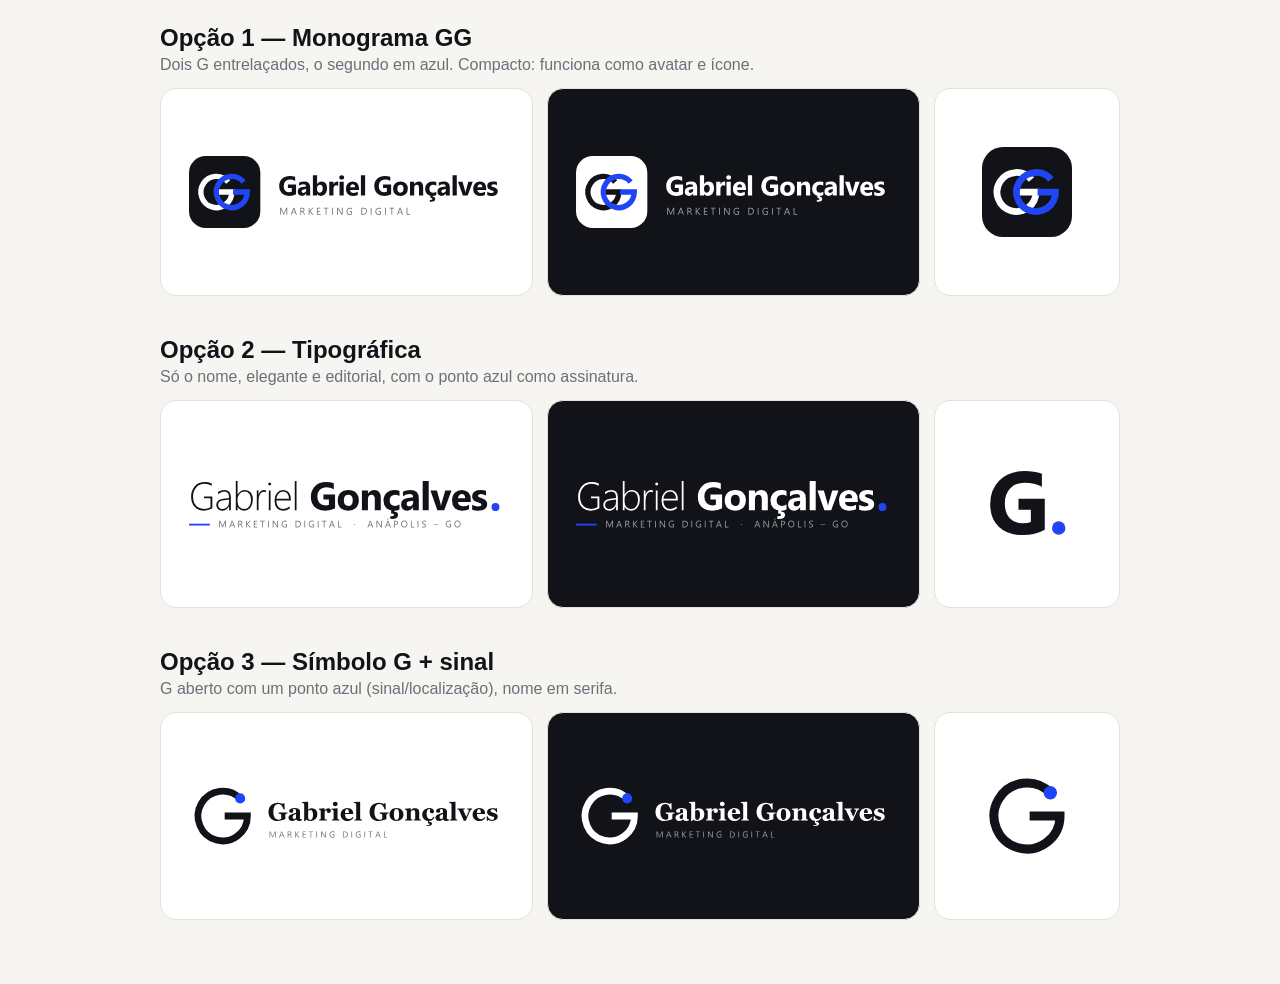
<file: logos/index.html>
<!DOCTYPE html><meta charset="utf-8"><meta name="viewport" content="width=device-width,initial-scale=1"><title>Logos</title>
<style>body{font-family:Segoe UI,Arial,sans-serif;background:#f6f5f1;margin:0;padding:24px;color:#111318}section{max-width:960px;margin:0 auto 40px}h2{margin:0 0 4px}p{margin:0 0 14px;color:#6b7079}
.g{display:grid;grid-template-columns:2fr 2fr 1fr;gap:14px}.a{background:#fff;border:1px solid #e3e1da;border-radius:16px;display:grid;place-items:center;padding:28px;min-height:150px}.dk{background:#111318}img{max-width:100%;max-height:90px}
@media(max-width:700px){.g{grid-template-columns:1fr}}</style><section><h2>Opção 1 — Monograma GG</h2><p>Dois G entrelaçados, o segundo em azul. Compacto: funciona como avatar e ícone.</p>
<div class="g"><div class="a"><img src="opcao-1-horizontal.svg"></div><div class="a dk"><img src="opcao-1-horizontal-branco.svg"></div><div class="a ic"><img src="opcao-1-icone.svg"></div></div></section><section><h2>Opção 2 — Tipográfica</h2><p>Só o nome, elegante e editorial, com o ponto azul como assinatura.</p>
<div class="g"><div class="a"><img src="opcao-2-horizontal.svg"></div><div class="a dk"><img src="opcao-2-horizontal-branco.svg"></div><div class="a ic"><img src="opcao-2-icone.svg"></div></div></section><section><h2>Opção 3 — Símbolo G + sinal</h2><p>G aberto com um ponto azul (sinal/localização), nome em serifa.</p>
<div class="g"><div class="a"><img src="opcao-3-horizontal.svg"></div><div class="a dk"><img src="opcao-3-horizontal-branco.svg"></div><div class="a ic"><img src="opcao-3-icone.svg"></div></div></section>
</file>
<file: css/style.css>
/* ===== Gabriel Gonçalves — estilos ===== */
:root{
  --bg:#f6f5f1; --surface:#fff; --soft:#efede7;
  --ink:#111318; --ink2:#4b505a; --mute:#8b9099; --line:#e3e1da;
  --accent:#1f45f5; --accent-ink:#fff; --accent-soft:#e9edff;
  --dark:#0f1217; --dark2:#171b22;
  --wa:#1faa59;
  --r:16px; --r-sm:10px;
  --max:1120px;
  --font:"Inter","Segoe UI",system-ui,-apple-system,"Helvetica Neue",Arial,sans-serif;
}
*{box-sizing:border-box;margin:0;padding:0}
[hidden]{display:none!important}
html{scroll-behavior:smooth;-webkit-text-size-adjust:100%}
body{font-family:var(--font);background:var(--bg);color:var(--ink);line-height:1.6;font-size:16px;overflow-x:hidden;-webkit-font-smoothing:antialiased}
img,svg{display:block;max-width:100%}
a{color:inherit;text-decoration:none}
button{font:inherit;color:inherit;cursor:pointer;background:none;border:0}
ul,ol{list-style:none}
.icon{width:1.25em;height:1.25em;fill:none;stroke:currentColor;stroke-width:1.6;stroke-linecap:round;stroke-linejoin:round;flex:none}
.icon.fill{fill:currentColor;stroke:none}
.wrap{width:100%;max-width:var(--max);margin:0 auto;padding:0 22px}
section{padding:84px 0;scroll-margin-top:64px}
.eyebrow{display:inline-flex;align-items:center;gap:10px;font-size:.78rem;font-weight:600;letter-spacing:.14em;text-transform:uppercase;color:var(--accent);margin-bottom:18px}
.eyebrow::before{content:"";width:22px;height:1px;background:currentColor}
h1,h2,h3{font-weight:600;letter-spacing:-.025em;line-height:1.12}
h2{font-size:clamp(1.7rem,4.6vw,2.7rem);max-width:20ch}
.lead{color:var(--ink2);font-size:1.05rem;max-width:56ch;margin-top:16px}
.sec-head{margin-bottom:44px}
:focus-visible{outline:2px solid var(--accent);outline-offset:3px;border-radius:6px}

/* botões */
.btn{display:inline-flex;align-items:center;justify-content:center;gap:10px;min-height:48px;padding:0 22px;border-radius:999px;font-weight:600;font-size:.95rem;border:1px solid transparent;transition:transform .2s,background .2s,border-color .2s,box-shadow .2s;white-space:nowrap}
.btn:active{transform:scale(.98)}
.btn-primary{background:var(--ink);color:#fff}
.btn-primary:hover{background:#000;box-shadow:0 8px 24px -10px rgba(0,0,0,.5)}
.btn-accent{background:var(--accent);color:#fff}
.btn-accent:hover{box-shadow:0 10px 26px -10px var(--accent)}
.btn-ghost{background:transparent;border-color:var(--line);color:var(--ink)}
.btn-ghost:hover{border-color:var(--ink)}
.btn-wa{background:var(--wa);color:#fff}
.btn-wa:hover{box-shadow:0 10px 26px -12px var(--wa)}
.btn-block{width:100%}

/* header */
.header{position:sticky;top:0;z-index:50;background:rgba(246,245,241,.86);backdrop-filter:saturate(1.4) blur(14px);-webkit-backdrop-filter:saturate(1.4) blur(14px);border-bottom:1px solid transparent;transition:border-color .2s}
.header.scrolled{border-color:var(--line)}
.header .wrap{display:flex;align-items:center;justify-content:space-between;height:64px}
.brand{display:flex;align-items:center;gap:10px;font-weight:600;letter-spacing:-.02em}
.brand .mark{width:30px;height:30px;border-radius:9px;background:var(--ink);color:#fff;display:grid;place-items:center;font-size:.8rem;font-weight:700;letter-spacing:0}
.nav{display:flex;align-items:center;gap:30px}
.nav a.link{font-size:.92rem;color:var(--ink2);transition:color .2s}
.nav a.link:hover{color:var(--ink)}
.nav .btn{min-height:40px;padding:0 18px;font-size:.88rem}
.menu-btn{display:none;width:44px;height:44px;border-radius:12px;border:1px solid var(--line);place-items:center}
.menu-btn span,.menu-btn span::before{display:block;width:18px;height:1.6px;background:var(--ink);position:relative;transition:transform .25s}
.menu-btn span::before{content:"";position:absolute;top:6px}
.menu-btn[aria-expanded=true] span{transform:translateY(3px) rotate(45deg)}
.menu-btn[aria-expanded=true] span::before{transform:translateY(-6px) rotate(-90deg);top:6px}
@media(max-width:820px){
  .menu-btn{display:grid}
  .nav{position:fixed;inset:64px 0 auto 0;background:var(--bg);flex-direction:column;align-items:stretch;gap:0;padding:8px 22px 22px;border-bottom:1px solid var(--line);transform:translateY(-12px);opacity:0;visibility:hidden;transition:.25s}
  .nav.open{transform:none;opacity:1;visibility:visible}
  .nav a.link{padding:16px 0;border-bottom:1px solid var(--line);font-size:1rem}
  .nav .btn{margin-top:16px;min-height:50px}
}

/* hero */
.hero{padding:56px 0 72px;position:relative}
.hero-grid{display:grid;grid-template-columns:1.05fr .95fr;gap:56px;align-items:center}
.hero h1{font-size:clamp(2.2rem,7.2vw,4.1rem);letter-spacing:-.035em;line-height:1.05}
.hero h1 em{font-style:normal;color:var(--accent)}
.hero .sub{margin-top:22px;font-size:1.08rem;color:var(--ink2);max-width:48ch}
.hero-id{margin-top:30px;padding-left:16px;border-left:2px solid var(--accent)}
.hero-id strong{display:block;font-size:1.02rem}
.hero-id span{font-size:.88rem;color:var(--mute)}
.cta-row{display:flex;flex-wrap:wrap;gap:12px;margin-top:32px}
.hero-meta{margin-top:34px;display:flex;flex-wrap:wrap;gap:8px 22px;color:var(--mute);font-size:.84rem}
.hero-meta span{display:inline-flex;align-items:center;gap:7px}
.hero-meta .icon{width:1.1em;height:1.1em;color:var(--accent)}

.stage{position:relative;aspect-ratio:1/1.02;max-width:520px;margin-left:auto;width:100%}
.stage::before{content:"";position:absolute;inset:0;border-radius:28px;border:1px solid var(--line);background:
  linear-gradient(var(--line) 1px,transparent 1px) 0 0/44px 44px,
  linear-gradient(90deg,var(--line) 1px,transparent 1px) 0 0/44px 44px;opacity:.55;
  -webkit-mask-image:radial-gradient(circle at 50% 50%,#000 30%,transparent 78%);mask-image:radial-gradient(circle at 50% 50%,#000 30%,transparent 78%)}
.card-float{position:absolute;background:var(--surface);border:1px solid var(--line);border-radius:var(--r);box-shadow:0 24px 50px -28px rgba(17,19,24,.35)}
.cf-search{top:3%;left:0;right:6%;padding:16px}
.cf-bar{display:flex;align-items:center;gap:10px;height:36px;padding:0 14px;border-radius:999px;background:var(--bg);color:var(--mute);font-size:.8rem;margin-bottom:14px}
.cf-bar .icon{width:15px;height:15px}
.cf-biz{display:flex;gap:12px}
.cf-biz .logo{width:46px;height:46px;border-radius:12px;background:var(--ink);color:#fff;display:grid;place-items:center;font-weight:700;flex:none}
.cf-biz b{display:block;font-size:.95rem;line-height:1.2}
.stars{display:flex;gap:2px;color:#f2a900;margin-top:3px}
.stars .icon{width:13px;height:13px}
.cf-biz small{display:block;color:var(--mute);font-size:.75rem;margin-top:2px}
.cf-actions{display:flex;gap:8px;margin-top:14px}
.chip{display:inline-flex;align-items:center;gap:6px;height:30px;padding:0 12px;border-radius:999px;border:1px solid var(--line);font-size:.74rem;font-weight:500;color:var(--ink2)}
.chip.on{background:var(--accent-soft);border-color:transparent;color:var(--accent)}
.chip .icon{width:13px;height:13px}
.cf-plate{right:0;top:44%;width:36%;padding:14px;text-align:center;transform:rotate(3deg)}
.qr{width:100%;aspect-ratio:1;color:var(--ink)}
.cf-plate small{display:block;margin-top:8px;font-size:.66rem;font-weight:600;letter-spacing:.06em;text-transform:uppercase;color:var(--ink2)}
.cf-plate .nfc{display:inline-flex;align-items:center;gap:5px;margin-top:6px;color:var(--accent);font-size:.66rem;font-weight:600}
.cf-chart{left:0;bottom:3%;width:54%;padding:16px}
.cf-chart header{display:flex;justify-content:space-between;align-items:center;font-size:.74rem;color:var(--mute);margin-bottom:12px}
.cf-chart header b{color:var(--ink);font-weight:600}
.bars{display:flex;align-items:flex-end;gap:7px;height:78px}
.bars i{flex:1;background:var(--accent-soft);border-radius:5px 5px 2px 2px}
.bars i:last-child{background:var(--accent)}
.cf-wa{right:0;bottom:-1%;display:flex;align-items:center;gap:10px;padding:10px 16px 10px 10px;border-radius:999px;font-size:.78rem;font-weight:600}
.cf-wa .dot{width:32px;height:32px;border-radius:50%;background:var(--wa);color:#fff;display:grid;place-items:center}
.cf-wa .dot .icon{width:17px;height:17px}
.stage-note{position:absolute;left:0;bottom:-26px;font-size:.72rem;color:var(--mute)}
@media(max-width:900px){
  .hero-grid{grid-template-columns:1fr;gap:56px}
  .stage{margin:0 auto;max-width:440px;aspect-ratio:1/1.24}
  .hero{padding-top:36px}
}
@media(max-width:480px){
  .cta-row .btn{width:100%}
  .cf-search{right:0;padding:14px}
  .cf-plate{top:45%;width:38%;padding:10px}
  .cf-chart{bottom:7%}
  .cf-plate small{font-size:.58rem}
}

/* soluções */
.cards{display:grid;grid-template-columns:repeat(6,1fr);gap:16px}
.card{grid-column:span 2;background:var(--surface);border:1px solid var(--line);border-radius:var(--r);padding:28px;display:flex;flex-direction:column;transition:transform .25s,border-color .25s,box-shadow .25s}
.card:hover{transform:translateY(-3px);border-color:#cfcdc5;box-shadow:0 22px 44px -30px rgba(17,19,24,.35)}
.card:nth-child(4),.card:nth-child(5){grid-column:span 3}
.card .ico{width:44px;height:44px;border-radius:12px;background:var(--accent-soft);color:var(--accent);display:grid;place-items:center;margin-bottom:22px}
.card .ico .icon{width:22px;height:22px}
.card h3{font-size:1.2rem;margin-bottom:10px}
.card p{color:var(--ink2);font-size:.95rem}
.card ul{margin:18px 0 22px;display:grid;gap:8px;font-size:.88rem;color:var(--ink2)}
.card li{display:flex;gap:10px;align-items:flex-start}
.card li::before{content:"";width:5px;height:5px;border-radius:50%;background:var(--accent);margin-top:.6em;flex:none}
.card .note{font-size:.8rem;color:var(--mute);background:var(--bg);border-radius:var(--r-sm);padding:10px 12px;margin-bottom:18px}
.card .more{margin-top:auto;display:inline-flex;align-items:center;gap:8px;font-weight:600;font-size:.9rem;color:var(--accent);padding:6px 0}
.card .more .icon{width:16px;height:16px;transition:transform .2s}
.card .more:hover .icon{transform:translateX(4px)}
@media(max-width:900px){.cards{grid-template-columns:1fr 1fr}.card,.card:nth-child(4),.card:nth-child(5){grid-column:span 1}.card:nth-child(5){grid-column:span 2}}
@media(max-width:620px){.cards{grid-template-columns:1fr}.card,.card:nth-child(5){grid-column:span 1}.card{padding:24px}}

/* exemplos (demos) */
.demos{background:var(--dark);color:#eceae4;border-radius:32px;margin:0 12px}
.demos .eyebrow{color:#8fa3ff}
.demos .lead{color:#a6abb5}
.demos h2{color:#fff}
.tabs{display:flex;gap:8px;overflow-x:auto;padding-bottom:4px;margin-bottom:30px;scrollbar-width:none;-webkit-overflow-scrolling:touch}
.tabs::-webkit-scrollbar{display:none}
.tab{flex:none;height:44px;padding:0 20px;border-radius:999px;border:1px solid #2b313b;color:#b5bac4;font-size:.9rem;font-weight:500;transition:.2s}
.tab:hover{border-color:#4a5262;color:#fff}
.tab[aria-selected=true]{background:#fff;border-color:#fff;color:var(--ink)}
.demo-panel{display:grid;grid-template-columns:.8fr 1.2fr;gap:44px;align-items:center}
.demo-panel[hidden]{display:none}
.demo-info h3{font-size:1.6rem;color:#fff;margin-bottom:12px}
.demo-info p{color:#a6abb5;font-size:.98rem}
.demo-info ul{margin:24px 0 28px;display:grid;gap:12px}
.demo-info li{display:flex;gap:12px;align-items:flex-start;font-size:.95rem;color:#dcdad4}
.demo-info li .icon{width:18px;height:18px;margin-top:2px;color:#8fa3ff}
.badge{display:inline-flex;align-items:center;gap:8px;font-size:.72rem;letter-spacing:.06em;text-transform:uppercase;font-weight:600;color:#c9ccd4;border:1px dashed #3b4351;border-radius:999px;padding:6px 12px;margin-bottom:20px}
.badge::before{content:"";width:6px;height:6px;border-radius:50%;background:#f2a900}
.mocks{position:relative;min-height:440px;--tone:#e9dfcf;--tone2:#d8c8ae}
.mk{position:absolute;background:#fff;color:var(--ink);border-radius:18px;overflow:hidden;box-shadow:0 30px 60px -28px rgba(0,0,0,.7)}
.mk-site{left:0;top:0;width:68%;border:1px solid #2b313b}
.mk-bar{display:flex;align-items:center;gap:6px;height:30px;padding:0 12px;background:#f1efe9;border-bottom:1px solid var(--line)}
.mk-bar i{width:8px;height:8px;border-radius:50%;background:#d6d3cb}
.mk-bar span{flex:1;margin-left:8px;height:16px;border-radius:8px;background:#fff;font-size:.6rem;line-height:16px;color:var(--mute);padding:0 10px}
.mk-hero{padding:22px 20px;background:linear-gradient(135deg,var(--tone),var(--tone2));min-height:150px}
.mk-hero b{display:block;font-size:1.05rem;letter-spacing:-.02em;line-height:1.2;max-width:15ch;color:#1b1b1b}
.mk-hero small{display:block;font-size:.68rem;margin-top:6px;color:#4a4a4a;max-width:28ch}
.mk-hero .pill{display:inline-block;margin-top:14px;background:var(--ink);color:#fff;font-size:.66rem;font-weight:600;padding:7px 14px;border-radius:999px}
.mk-tiles{display:grid;grid-template-columns:repeat(3,1fr);gap:8px;padding:14px}
.ph{aspect-ratio:1;border-radius:10px;background:linear-gradient(135deg,var(--tone),var(--tone2));display:grid;place-items:center;color:rgba(0,0,0,.35);position:relative}
.ph .icon{width:20px;height:20px}
.ph em{position:absolute;left:8px;bottom:6px;font-style:normal;font-size:.56rem;font-weight:600;letter-spacing:.04em;color:rgba(0,0,0,.5);text-transform:uppercase}
.mk-g{right:0;top:44px;width:42%;padding:14px;z-index:2;border:1px solid var(--line)}
.mk-g .ph{aspect-ratio:16/8;margin-bottom:10px;border-radius:8px}
.mk-g b{display:block;font-size:.88rem;line-height:1.2}
.mk-g small{display:block;font-size:.68rem;color:var(--mute)}
.mk-g .stars{margin:4px 0}
.mk-g .chips{display:flex;flex-wrap:wrap;gap:6px;margin-top:10px}
.mk-g .chip{height:26px;font-size:.66rem;padding:0 10px}
.mk-x{left:14%;bottom:0;width:46%;padding:16px;z-index:3;border:1px solid var(--line)}
.mk-y{right:2%;bottom:6px;width:30%;z-index:3;padding:12px;text-align:center}
.mk-x h4,.mk-y h4{font-size:.78rem;margin-bottom:10px;letter-spacing:-.01em}
.mk-x .row{display:flex;align-items:center;gap:10px;padding:8px 0;border-top:1px solid var(--line);font-size:.72rem;color:var(--ink2)}
.mk-x .row .icon{width:15px;height:15px;color:var(--accent)}
.bubble{background:#e7f6ec;color:#16432a;border-radius:12px 12px 12px 3px;padding:9px 11px;font-size:.7rem;margin-bottom:8px;max-width:92%}
.bubble.me{background:var(--accent-soft);color:#17317f;border-radius:12px 12px 3px 12px;margin-left:auto}
.mk-y .vid{aspect-ratio:9/14;border-radius:10px;background:linear-gradient(160deg,var(--tone),var(--tone2));display:grid;place-items:center;color:rgba(0,0,0,.45);margin-bottom:8px}
.mk-y .vid .icon{width:26px;height:26px}
.mk-y small{font-size:.62rem;color:var(--mute);display:block}
.mk-y .qr{width:80%;margin:0 auto 8px}
.tag{display:inline-block;background:var(--accent);color:#fff;font-size:.6rem;font-weight:600;padding:3px 8px;border-radius:999px}
@media(max-width:900px){
  .demo-panel{grid-template-columns:1fr;gap:34px}
  .mocks{min-height:0;max-width:560px;width:100%;margin:0 auto;display:grid;grid-template-columns:1fr 1fr;gap:14px;align-items:start}
  .mk{position:static;width:auto!important}
  .mk-site{grid-column:1/-1}
  .mk-y{align-self:stretch}
}
@media(max-width:520px){
  .demos{margin:0 6px;border-radius:26px}
  .mk-hero{min-height:120px;padding:16px 14px}
  .mk-hero b{font-size:.9rem}
}

/* portfólio */
.filters{display:flex;gap:8px;overflow-x:auto;margin-bottom:28px;padding-bottom:4px;scrollbar-width:none}
.filters::-webkit-scrollbar{display:none}
.filter{flex:none;height:40px;padding:0 18px;border-radius:999px;border:1px solid var(--line);font-size:.86rem;color:var(--ink2);background:var(--surface);transition:.2s}
.filter:hover{border-color:var(--ink)}
.filter[aria-pressed=true]{background:var(--ink);color:#fff;border-color:var(--ink)}
.grid{display:grid;grid-template-columns:repeat(3,1fr);gap:18px}
.proj{background:var(--surface);border:1px solid var(--line);border-radius:var(--r);overflow:hidden;display:flex;flex-direction:column;transition:transform .25s,box-shadow .25s}
.proj:hover{transform:translateY(-3px);box-shadow:0 22px 44px -30px rgba(17,19,24,.35)}
.proj-img{aspect-ratio:4/3;background:var(--soft);position:relative;overflow:hidden;display:grid;place-items:center}
.proj-img>img{width:100%;height:100%;object-fit:cover;object-position:50% 25%}
.proj-body{padding:20px 22px 22px;display:flex;flex-direction:column;gap:8px;flex:1}
.proj-cat{font-size:.72rem;font-weight:600;letter-spacing:.08em;text-transform:uppercase;color:var(--accent)}
.proj h3{font-size:1.05rem}
.proj p{font-size:.88rem;color:var(--ink2)}
.proj .demo-tag{align-self:flex-start;font-size:.68rem;color:var(--mute);border:1px dashed #cfccc3;border-radius:999px;padding:3px 10px;margin-top:auto}
.proj .view{display:inline-flex;align-items:center;gap:6px;font-size:.85rem;font-weight:600;color:var(--accent);margin-top:6px}
.proj .view .icon{width:15px;height:15px}
/* miniaturas de mockup */
.pm{width:78%;aspect-ratio:4/3;background:#fff;border:1px solid var(--line);border-radius:10px;box-shadow:0 14px 30px -18px rgba(0,0,0,.35);padding:10px;display:flex;flex-direction:column;gap:7px;overflow:hidden}
.pm i{display:block;border-radius:5px;background:var(--soft)}
.pm .h{height:34%;background:linear-gradient(135deg,var(--accent-soft),#cfd8ff)}
.pm .l{height:7px}.pm .l.s{width:60%}
.pm .b{height:14px;width:34%;background:var(--ink);border-radius:999px}
.pm.marca{align-items:center;justify-content:center;flex-direction:row;gap:12px}
.pm.marca .lg{width:46px;height:46px;border-radius:14px;background:var(--ink);color:#fff;display:grid;place-items:center;font-weight:700}
.pm.marca .sw{display:flex;flex-direction:column;gap:6px}
.pm.marca .sw i{width:46px;height:12px}
.pm.camp{justify-content:flex-end}
.pm.camp .bars{height:70%}
.pm.vid{align-items:center;justify-content:center}
.pm.vid i.v{width:42%;aspect-ratio:9/14;background:linear-gradient(160deg,#cfd8ff,#e9edff);display:grid;place-items:center}
.pm.nfc{align-items:center;justify-content:center;flex-direction:row;gap:14px}
.pm.nfc .qr{width:46%}
@media(max-width:900px){.grid{grid-template-columns:1fr 1fr}}
@media(max-width:560px){.grid{grid-template-columns:1fr}}
.add-hint{margin-top:22px;font-size:.84rem;color:var(--mute)}

/* sobre */
.about-grid{display:grid;grid-template-columns:.8fr 1.2fr;gap:64px;align-items:center}
.photo{position:relative;aspect-ratio:4/5;border-radius:24px;overflow:hidden;background:linear-gradient(160deg,#e3e1da,#d3d0c6);display:grid;place-items:center;max-width:420px;width:100%}
.photo img{position:absolute;inset:0;width:100%;height:100%;object-fit:cover;object-position:50% 25%}
.photo .ph-txt{text-align:center;color:#8b887f}
.photo .ph-txt b{display:block;font-size:3.4rem;letter-spacing:-.04em;color:#a6a299;font-weight:600}
.photo .ph-txt span{font-size:.78rem}
.about p{color:var(--ink2);margin-top:16px;max-width:58ch}
.about h2{max-width:18ch}
.pills{display:flex;flex-wrap:wrap;gap:8px;margin-top:28px}
.pills span{border:1px solid var(--line);background:var(--surface);border-radius:999px;padding:7px 14px;font-size:.82rem;color:var(--ink2)}
@media(max-width:820px){.about-grid{grid-template-columns:1fr;gap:36px}.photo{max-width:280px}}

/* CTA + rodapé */
.cta{background:var(--ink);color:#fff;border-radius:32px;margin:0 12px;padding:72px 0;text-align:center}
.cta h2{margin:0 auto;color:#fff;max-width:18ch}
.cta p{color:#a6abb5;margin:16px auto 32px;max-width:46ch}
.cta .btn-wa{min-height:54px;padding:0 30px}
.cta small{display:block;margin-top:18px;color:#7c828d;font-size:.8rem}
.footer{padding:44px 0 110px;color:var(--mute);font-size:.86rem}
.footer .wrap{display:flex;flex-wrap:wrap;gap:18px 32px;justify-content:space-between;align-items:center}
.footer nav{display:flex;flex-wrap:wrap;gap:8px 22px}
.footer a:hover{color:var(--ink)}
.fab{position:fixed;right:18px;bottom:18px;z-index:60;width:56px;height:56px;border-radius:50%;background:var(--wa);color:#fff;display:grid;place-items:center;box-shadow:0 14px 30px -10px rgba(31,170,89,.6);transform:translateY(90px);opacity:0;transition:.35s;pointer-events:none}
.fab.show{transform:none;opacity:1;pointer-events:auto}
.fab:hover{transform:translateY(-2px)}
.fab .icon{width:26px;height:26px}

/* revelar ao rolar */
.js .rv{opacity:0;transform:translateY(16px);transition:opacity .7s ease,transform .7s ease}
.js .rv.in{opacity:1;transform:none}
@media(prefers-reduced-motion:reduce){
  html{scroll-behavior:auto}
  .js .rv{opacity:1;transform:none;transition:none}
  *{transition-duration:.01ms!important}
}

/* ===== cartão digital ===== */
.card-page{min-height:100vh;min-height:100dvh;display:flex;align-items:center;justify-content:center;padding:28px 16px;background:
  radial-gradient(circle at 50% -10%,#e5e9ff 0,transparent 55%),var(--bg)}
.vcard{width:100%;max-width:420px;background:var(--surface);border:1px solid var(--line);border-radius:28px;padding:34px 26px 26px;box-shadow:0 40px 80px -50px rgba(17,19,24,.45);text-align:center}
.vcard .avatar{width:112px;height:112px;margin:0 auto 20px;border-radius:50%;position:relative;overflow:hidden;background:linear-gradient(160deg,#e3e1da,#cfccc2);display:grid;place-items:center;border:4px solid #fff;box-shadow:0 0 0 1px var(--line)}
.vcard .avatar img{position:absolute;inset:0;width:100%;height:100%;object-fit:cover;object-position:50% 25%}
.vcard .avatar b{font-size:2rem;color:#8b887f;letter-spacing:-.04em}
.vcard h1{font-size:1.65rem}
.vcard .role{color:var(--accent);font-weight:600;font-size:.9rem;margin-top:6px}
.vcard .bio{color:var(--ink2);font-size:.92rem;margin:16px auto 0;max-width:34ch}
.vcard .loc{display:inline-flex;align-items:center;gap:6px;color:var(--mute);font-size:.8rem;margin-top:14px}
.vcard .loc .icon{width:14px;height:14px}
.vcard .actions{display:grid;grid-template-columns:minmax(0,1fr);gap:10px;margin-top:24px}
.vcard .actions .btn{min-height:54px;font-size:.92rem;letter-spacing:.01em}
.vcard .btn-row{display:grid;grid-template-columns:minmax(0,1fr) minmax(0,1fr);gap:10px}
.vcard .btn{padding:0 14px}
.contacts{margin-top:22px;border-top:1px solid var(--line);text-align:left}
.contacts a{display:flex;align-items:center;gap:14px;padding:14px 4px;border-bottom:1px solid var(--line);font-size:.92rem}
.contacts a:hover .t{color:var(--accent)}
.contacts .i{width:38px;height:38px;border-radius:11px;background:var(--bg);display:grid;place-items:center;color:var(--accent);flex:none}
.contacts .i .icon{width:18px;height:18px}
.contacts small{display:block;font-size:.7rem;color:var(--mute);line-height:1.2}
.contacts .t{transition:color .2s;word-break:break-all}
.vcard .foot{margin-top:20px;font-size:.72rem;color:var(--mute)}
.toast{position:fixed;left:50%;bottom:26px;transform:translate(-50%,30px);background:var(--ink);color:#fff;padding:12px 20px;border-radius:999px;font-size:.86rem;opacity:0;transition:.3s;pointer-events:none;z-index:90;max-width:90vw;text-align:center}
.toast.show{opacity:1;transform:translate(-50%,0)}

/* composição dos exemplos: grade (sem sobreposição) */
.mocks{min-height:0;display:grid;grid-template-columns:1fr 1fr;gap:16px;align-items:start}
.mocks .mk{position:static;width:auto}
.mocks .mk-site{grid-column:1/-1}
.mocks .mk-y{align-self:stretch}
.mocks .mk-y{align-self:start}
.mocks .mk-y .vid{aspect-ratio:1/1}

.brand img{height:28px;width:auto}
.vcard h1{display:flex;justify-content:center;line-height:1}
.vcard .wordmark{height:40px;width:auto;max-width:100%}

/* ===== avaliações ===== */
.reviews{background:var(--soft);border-radius:32px;margin:0 12px}
.rv-grid{display:grid;grid-template-columns:.9fr 1.1fr;gap:56px;align-items:center}
.plaque{margin:0;text-align:center}
.plaque img{width:min(100%,380px);margin:0 auto;border-radius:26px;box-shadow:0 40px 60px -34px rgba(17,19,24,.55),0 0 0 1px rgba(0,0,0,.06);transform:rotate(-3deg)}
.plaque figcaption{margin-top:26px}
.plaque figcaption b{display:block;font-size:1rem}
.plaque figcaption span{display:block;color:var(--ink2);font-size:.9rem;margin:4px auto 0;max-width:34ch}
.flow{display:grid;grid-template-columns:auto 1fr;gap:34px;align-items:center}
.phone{position:relative;width:236px;aspect-ratio:9/18;background:#16181d;border-radius:36px;padding:9px;box-shadow:0 40px 60px -36px rgba(17,19,24,.6)}
.phone::before{content:"";position:absolute;top:15px;left:50%;width:56px;height:6px;border-radius:6px;background:#0a0b0e;transform:translateX(-50%);z-index:3}
.scr{position:absolute;inset:9px;border-radius:28px;background:#fff;padding:44px 16px 16px;display:flex;flex-direction:column;align-items:center;opacity:0;transform:scale(.98);transition:opacity .5s,transform .5s;overflow:hidden}
.scr.on{opacity:1;transform:none}
.s1{justify-content:center;gap:8px;background:linear-gradient(180deg,#f3f6ff,#fff);text-align:center;padding-top:16px}
.s1 b{font-size:.95rem}.s1 small{color:var(--mute);font-size:.72rem}
.nfc{position:relative;width:92px;height:92px;margin-bottom:10px}
.nfc i{position:absolute;inset:0;border-radius:50%;border:2px solid var(--accent);opacity:0}
.s1.on .nfc i{animation:ping 1.8s ease-out infinite}
.nfc i:nth-child(2){animation-delay:.5s!important}.nfc i:nth-child(3){animation-delay:1s!important}
.nfc::after{content:"";position:absolute;inset:34px;border-radius:50%;background:var(--accent)}
@keyframes ping{0%{transform:scale(.35);opacity:.9}100%{transform:scale(1.15);opacity:0}}
.g-head{display:flex;gap:10px;align-items:center;width:100%;margin-bottom:18px}
.g-head .logo,.res .logo{width:38px;height:38px;border-radius:11px;background:var(--ink);color:#fff;display:grid;place-items:center;font-weight:700;font-size:.8rem;flex:none}
.g-head b{display:block;font-size:.85rem;line-height:1.15}.g-head small{color:var(--mute);font-size:.68rem}
.rate{display:flex;gap:6px;margin:10px 0 6px;color:#d9d7d0}
.rate .icon{width:30px;height:30px}
.s2.on .rate .icon{animation:nudge 1.6s ease-in-out infinite}
@keyframes nudge{50%{transform:translateY(-3px)}}
.hint{color:var(--mute);font-size:.7rem}
.s3 .rate .icon{color:#d9d7d0}
.s3.on .rate .icon{animation:fillstar .4s forwards}
.s3.on .rate .icon:nth-child(2){animation-delay:.25s}.s3.on .rate .icon:nth-child(3){animation-delay:.5s}.s3.on .rate .icon:nth-child(4){animation-delay:.75s}.s3.on .rate .icon:nth-child(5){animation-delay:1s}
@keyframes fillstar{from{color:#d9d7d0;transform:scale(.8)}60%{transform:scale(1.18)}to{color:#f2a900;transform:scale(1)}}
.cmt{width:100%;margin-top:14px;display:grid;gap:7px}
.cmt i{display:block;height:8px;border-radius:5px;background:#e9e7e1}.cmt i.s{width:60%}
.pub{margin-top:auto;align-self:stretch;text-align:center;background:var(--accent);color:#fff;border-radius:999px;padding:9px;font-size:.75rem;font-weight:600}
.s4{padding:40px 12px 12px;background:#f6f5f1}
.serp{width:100%;display:grid;gap:8px}
.serp .q{display:flex;gap:8px;align-items:center;background:#fff;border:1px solid var(--line);border-radius:999px;padding:7px 12px;font-size:.66rem;color:var(--mute)}
.serp .q .icon{width:13px;height:13px}
.res{display:flex;gap:10px;background:#fff;border:1px solid var(--line);border-radius:14px;padding:11px}
.res b{font-size:.78rem;display:block;line-height:1.1}.res small{font-size:.62rem;color:var(--mute)}
.res .stars{margin:2px 0 2px}
.res.top{border-color:var(--accent);box-shadow:0 12px 24px -16px var(--accent)}
.s4.on .res.top{animation:rise .7s .1s both}
@keyframes rise{from{transform:translateY(34px);opacity:0}to{transform:none;opacity:1}}
.res.dim{opacity:.55;filter:grayscale(1)}
.res.dim .logo{background:#9aa0ab}
.ilus{position:absolute;left:50%;bottom:-26px;transform:translateX(-50%);font-size:.66rem;color:var(--mute);white-space:nowrap}
.steps{display:grid;gap:8px}
.steps button{display:flex;gap:12px;align-items:center;text-align:left;width:100%;padding:12px 14px;border-radius:14px;border:1px solid transparent;color:var(--ink2);font-size:.9rem;transition:.25s}
.steps b{width:28px;height:28px;border-radius:50%;background:#fff;border:1px solid var(--line);display:grid;place-items:center;font-size:.8rem;flex:none;transition:.25s}
.steps li.on button{background:#fff;border-color:var(--line);color:var(--ink);box-shadow:0 14px 28px -22px rgba(17,19,24,.5)}
.steps li.on b{background:var(--accent);border-color:var(--accent);color:#fff}
.gp{display:grid;grid-template-columns:repeat(3,1fr);gap:16px;margin-top:64px}
.gp article{background:var(--surface);border:1px solid var(--line);border-radius:var(--r);padding:24px}
.gp .ico{width:40px;height:40px;border-radius:12px;background:var(--accent-soft);color:var(--accent);display:grid;place-items:center;margin-bottom:14px}
.gp h3{font-size:1.05rem;margin-bottom:6px}.gp p{font-size:.9rem;color:var(--ink2)}
.fine{margin-top:18px;font-size:.78rem;color:var(--mute);max-width:70ch}
.reviews .cta-row{margin-top:24px}
@media(max-width:900px){.rv-grid{grid-template-columns:1fr;gap:44px}.flow{grid-template-columns:1fr;justify-items:center}.steps{width:100%;max-width:440px}.gp{grid-template-columns:1fr}.plaque img{width:min(86%,340px)}}
@media(max-width:520px){.reviews{margin:0 6px;border-radius:26px}.phone{width:210px}}

.g-head small{display:block}.scr{line-height:1.3}

/* ===== mostruário ===== */
.bento{display:grid;grid-template-columns:1fr 1fr;gap:18px}
.bt{background:var(--surface);border:1px solid var(--line);border-radius:22px;overflow:hidden;display:flex;flex-direction:column}
.bt-vis{position:relative;aspect-ratio:16/10;background:linear-gradient(135deg,#efede7,#e4e1d8);display:grid;place-items:center;overflow:hidden}
.bt-vis>img,.bt-vis>video{width:100%;height:100%;object-fit:cover}
.bt-txt{padding:20px 24px 24px}
.bt-txt h3{font-size:1.15rem;margin-bottom:4px}.bt-txt p{font-size:.92rem;color:var(--ink2)}
.model{position:absolute;right:12px;top:12px;font-size:.62rem;letter-spacing:.06em;text-transform:uppercase;color:var(--mute);background:rgba(255,255,255,.8);border-radius:999px;padding:4px 10px}
.bv-video{position:relative;width:100%;height:100%;display:grid;place-items:center;background:linear-gradient(135deg,#1c2030,#2a3050)}
.ph9{width:26%;aspect-ratio:9/16;max-height:82%;border-radius:14px;background:linear-gradient(160deg,#cfd8ff,#8ea2ff);display:grid;place-items:center;color:#fff;box-shadow:0 20px 40px -20px #000}
.ph9 .icon{width:34px;height:34px}
.bv-video .prog{position:absolute;left:14%;right:14%;bottom:16px;height:4px;border-radius:4px;background:rgba(255,255,255,.2);overflow:hidden}
.bv-video .prog::after{content:"";display:block;height:100%;width:100%;background:#fff;transform-origin:left;animation:prog 4.2s linear infinite}
@keyframes prog{from{transform:scaleX(0)}to{transform:scaleX(1)}}
.chipx{position:absolute;left:16px;top:14px;font-size:.66rem;font-weight:600;color:#fff;border:1px solid rgba(255,255,255,.4);border-radius:999px;padding:3px 10px}
.bv-foto{position:relative;width:74%;display:grid;grid-template-columns:1fr 1fr;gap:10px}
.bv-foto .ph{aspect-ratio:4/3;border-radius:12px;background:linear-gradient(135deg,#e9dfcf,#d6c3a5)}
.bv-foto .ph:nth-child(2){background:linear-gradient(135deg,#d9e2ee,#bccbdc)}.bv-foto .ph:nth-child(3){background:linear-gradient(135deg,#e6e3dc,#cfcabd)}.bv-foto .ph:nth-child(4){background:linear-gradient(135deg,#ead8d8,#d9bcbc)}
.bv-foto .flash{position:absolute;inset:-6px;border-radius:16px;background:#fff;opacity:0;animation:flash 3.6s ease-in-out infinite;pointer-events:none}
@keyframes flash{0%,86%,100%{opacity:0}92%{opacity:.85}}
.bv-site{width:68%;aspect-ratio:4/3;background:#fff;border:1px solid var(--line);border-radius:12px;overflow:hidden;box-shadow:0 24px 40px -28px rgba(0,0,0,.5);display:flex;flex-direction:column}
.bv-site .bar{display:flex;gap:5px;padding:8px 10px;background:#f1efe9;border-bottom:1px solid var(--line)}
.bv-site .bar i{width:7px;height:7px;border-radius:50%;background:#d6d3cb}
.bv-site .view{flex:1;overflow:hidden}
.bv-site .inner{animation:scrollsite 6s ease-in-out infinite alternate}
@keyframes scrollsite{from{transform:translateY(0)}to{transform:translateY(-34%)}}
.hero2{padding:16px;background:linear-gradient(135deg,var(--accent-soft),#cfd8ff);display:grid;gap:7px}
.hero2 b{display:block;height:12px;width:70%;background:var(--ink);border-radius:4px}.hero2 u{display:block;height:7px;width:50%;background:#aab6ee;border-radius:4px}.hero2 span{display:block;width:34%;height:16px;background:var(--accent);border-radius:999px;margin-top:4px}
.row3{display:grid;grid-template-columns:repeat(3,1fr);gap:8px;padding:12px 14px 0}
.row3 i{aspect-ratio:1;border-radius:8px;background:var(--soft)}
.bv-google{display:flex;align-items:flex-end;gap:16px;width:74%}
.gcard{flex:1;background:#fff;border:1px solid var(--line);border-radius:14px;padding:14px;display:flex;gap:10px;align-items:center;box-shadow:0 20px 36px -26px rgba(0,0,0,.5)}
.gcard .lg{width:40px;height:40px;border-radius:12px;background:var(--ink);color:#fff;display:grid;place-items:center;font-weight:700;font-size:.8rem}
.gcard b{font-size:.85rem}
.bv-google .bars{height:110px;width:42%;gap:6px}
.bv-google .bars i{transform-origin:bottom;animation:grow 3s ease-in-out infinite alternate}
.bv-google .bars i:nth-child(2){animation-delay:.1s}.bv-google .bars i:nth-child(3){animation-delay:.2s}.bv-google .bars i:nth-child(4){animation-delay:.3s}.bv-google .bars i:nth-child(5){animation-delay:.4s}
@keyframes grow{from{transform:scaleY(.55)}to{transform:scaleY(1)}}
@media(max-width:700px){.bento{grid-template-columns:1fr}}
/* exemplos: antes/depois */
.ba{display:grid;gap:10px;margin:20px 0 4px}
.ba>div{border:1px solid #2b313b;border-radius:14px;padding:12px 14px;font-size:.9rem;color:#b5bac4}
.ba>div.after{border-color:#3b4a8a;background:rgba(95,125,255,.08);color:#e8eaf3}
.ba span{display:block;font-size:.66rem;letter-spacing:.1em;text-transform:uppercase;font-weight:600;margin-bottom:3px;color:#8a909c}
.ba .after span{color:#8fa3ff}
.demo-info .recebe{font-size:.8rem;letter-spacing:.08em;text-transform:uppercase;color:#8a909c;margin-top:22px;font-weight:600}
.demo-info ul{margin-top:12px}
/* convite no portfólio */
.proj.invite{justify-content:center;background:var(--ink);color:#fff;border-color:var(--ink)}
.proj.invite p{color:#a6abb5}.proj.invite .proj-cat{color:#8fa3ff}
.proj.invite .btn{margin-top:14px;align-self:flex-start}

/* vídeo demonstrativo */
.demo-video{margin:64px auto 0;max-width:640px;text-align:center}
.vwrap{position:relative;border-radius:22px;overflow:hidden;background:#111;box-shadow:0 40px 60px -36px rgba(17,19,24,.55),0 0 0 1px rgba(0,0,0,.06)}
.vwrap video{display:block;width:100%;height:auto;aspect-ratio:720/450;object-fit:cover}
.demo-video figcaption{margin-top:18px}
.demo-video figcaption b{display:block;font-size:1rem}
.demo-video figcaption span{display:block;color:var(--ink2);font-size:.9rem;margin:4px auto 0;max-width:46ch}


.plaque img.mesa{width:100%;max-width:520px;transform:none;border-radius:22px;aspect-ratio:6/5;object-fit:cover}
.plaque img.mesa{height:auto}

/* ===== simulação de busca no Google (hero) ===== */
.serp-stage{aspect-ratio:auto;height:520px}
.serp-stage::before{display:none}
.gs{position:absolute;inset:0 0 46px 0;background:#fff;border:1px solid var(--line);border-radius:22px;box-shadow:0 30px 60px -36px rgba(17,19,24,.45);padding:16px;display:flex;flex-direction:column}
.gs-bar{display:flex;align-items:center;gap:10px;height:42px;padding:0 14px;border-radius:999px;background:var(--bg);font-size:.9rem;white-space:nowrap;overflow:hidden}
.gs-bar .icon{width:16px;height:16px;color:var(--mute)}
.caret{display:inline-block;width:1.5px;height:18px;background:var(--accent);margin-left:-8px;animation:blink 1s steps(1) infinite}
@keyframes blink{50%{opacity:0}}
.gs-state{display:flex;justify-content:space-between;align-items:center;margin:12px 2px 10px;font-size:.72rem;color:var(--mute)}
.gs-state b{font-weight:600;border-radius:999px;padding:4px 10px;transition:.4s;background:#efede7;color:var(--ink2)}
.gs-state b.after{background:var(--accent-soft);color:var(--accent)}
.gs-list{position:relative;flex:1}
.gs .row{position:absolute;left:0;right:0;height:80px;display:flex;gap:12px;align-items:center;padding:0 14px;background:#fff;border:1px solid var(--line);border-radius:16px;opacity:0;transform:translateY(10px);transition:top .95s cubic-bezier(.65,0,.35,1),opacity .45s,transform .45s,box-shadow .5s,border-color .5s}
.gs .row.in{opacity:1;transform:none}
.gs .row .logo{width:44px;height:44px;border-radius:12px;background:#c9ccd3;color:#fff;display:grid;place-items:center;font-weight:700;font-size:.82rem;flex:none;transition:background .5s}
.gs .row b{display:block;font-size:.92rem;line-height:1.15}
.gs .row small{display:block;font-size:.72rem;color:var(--mute);margin-top:1px}
.gs .row .stars{margin:3px 0 1px}
.gs .stars .icon.off{color:#d9d7d0}
.gs .stars .icon{transition:color .3s}
.gs .row.mine.weak{opacity:.8}
.gs .row.mine.strong{border-color:var(--accent);box-shadow:0 18px 34px -22px var(--accent);z-index:2}
.gs .row.mine.strong .logo{background:var(--ink)}
.gs .row .rank{margin-left:auto;font-size:.72rem;font-weight:700;color:#fff;background:var(--accent);border-radius:999px;padding:3px 10px;opacity:0;transform:scale(.6);transition:.4s}
.gs .row.mine.top .rank{opacity:1;transform:none}
.gs-ping{position:absolute;right:14px;bottom:14px;display:flex;align-items:center;gap:10px;background:#fff;border:1px solid var(--line);border-radius:999px;padding:8px 16px 8px 8px;font-size:.78rem;font-weight:600;box-shadow:0 18px 32px -20px rgba(17,19,24,.5);opacity:0;transform:translateY(12px) scale(.9);transition:.45s;z-index:3}
.gs-ping.show{opacity:1;transform:none}
.gs-ping .dot{width:30px;height:30px;border-radius:50%;background:var(--wa);color:#fff;display:grid;place-items:center}
.gs-ping .dot .icon{width:16px;height:16px}
.gs-tabs{position:absolute;left:0;right:0;bottom:6px;display:flex;gap:8px;justify-content:center}
.gs-tabs .chip{transition:.3s}
.serp-stage .stage-note{bottom:-22px}
.gs.static .row,.gs.static .gs-ping,.gs.static .gs-state b,.gs.static .rank{transition:none}
@media(max-width:480px){.serp-stage{height:500px}.gs{padding:12px}.gs .row{padding:0 10px;gap:10px}}

.plaque img.mesa{aspect-ratio:1/1;max-width:440px;border-radius:28px;box-shadow:0 40px 70px -40px rgba(31,69,245,.55),0 0 0 1px rgba(17,19,24,.06)}

/* ===== trilha de passos ===== */
.pills3{display:flex;flex-wrap:wrap;gap:8px;margin-top:18px}
.pills3 span{font-size:.8rem;color:var(--ink2);background:#fff;border:1px solid var(--line);border-radius:999px;padding:6px 14px}
.track{position:relative;display:grid;gap:22px;max-width:900px;margin:0 auto}
.track::before{content:"";position:absolute;left:23px;top:30px;bottom:30px;width:2px;background:linear-gradient(var(--accent),#c9d3ff 60%,var(--line))}
.step{position:relative;padding-left:66px}
.step .num{position:absolute;left:0;top:22px;width:48px;height:48px;border-radius:50%;background:#fff;border:2px solid var(--accent);color:var(--accent);display:grid;place-items:center;font-weight:700;z-index:1;box-shadow:0 0 0 6px var(--bg)}
.step.first .num,.step.last .num{background:var(--accent);color:#fff}
.sc{background:var(--surface);border:1px solid var(--line);border-radius:22px;overflow:hidden;display:grid;grid-template-columns:.85fr 1.15fr;transition:box-shadow .3s,border-color .3s}
.step:hover .sc{box-shadow:0 26px 50px -36px rgba(17,19,24,.45);border-color:#cfcdc5}
.step-vis{position:relative;min-height:210px;background:linear-gradient(135deg,#efede7,#e4e1d8);display:grid;place-items:center;overflow:hidden}
.step-vis>img,.step-vis>video{width:100%;height:100%;object-fit:cover;position:absolute;inset:0}
.step-vis>img.pl{position:static;width:auto;height:84%;max-height:200px;aspect-ratio:1;object-fit:cover;border-radius:18px;transform:rotate(-3deg);box-shadow:0 22px 40px -22px rgba(31,69,245,.6);background:#2a4fd8}
.step.first .step-vis{background:linear-gradient(135deg,#e9edff,#d3dcff)}
.step-vis .bv-video{border-radius:0}
.step-vis.combo{display:flex;gap:14px;align-items:center;justify-content:center;padding:16px}
.step-vis.combo .bv-foto{width:56%}
.step-vis.combo .bv-video{width:30%;height:88%;border-radius:14px;min-height:150px}
.step-vis.combo .bv-video .ph9{width:62%;max-height:70%}
.step-vis.combo .bv-video .prog{left:12%;right:12%}
.step-vis.combo .bv-video .chipx{display:none}
.step-vis .bv-site{width:72%}
.step-vis .bv-google,.bv-perfil{width:78%}
.bv-perfil{display:grid;gap:12px}
.bv-perfil .gcard{background:#fff;border:1px solid var(--line);border-radius:14px;padding:14px;display:flex;gap:10px;align-items:center;box-shadow:0 20px 36px -26px rgba(0,0,0,.5)}
.bv-perfil .lg{width:40px;height:40px;border-radius:12px;background:var(--ink);color:#fff;display:grid;place-items:center;font-weight:700;font-size:.8rem}
.bv-perfil .pchips{display:flex;gap:8px;flex-wrap:wrap}
.bv-tudo{display:flex;flex-wrap:wrap;gap:8px;justify-content:center;padding:18px}
.bv-tudo span{display:inline-flex;align-items:center;gap:7px;background:#fff;border:1px solid var(--line);border-radius:999px;padding:8px 14px;font-size:.8rem;font-weight:500;box-shadow:0 12px 22px -16px rgba(0,0,0,.4)}
.bv-tudo .icon{width:15px;height:15px;color:var(--accent)}
.step.last .step-vis{background:linear-gradient(135deg,#e9edff,#d3dcff)}
.sc-body{padding:22px 26px;display:flex;flex-direction:column;align-items:flex-start;gap:8px}
.sc-body h3{font-size:1.2rem}
.sc-body p{color:var(--ink2);font-size:.95rem}
.badge2{font-size:.68rem;font-weight:700;letter-spacing:.08em;text-transform:uppercase;color:var(--accent);background:var(--accent-soft);border-radius:999px;padding:4px 10px}
.sc-body details{width:100%;margin:4px 0 8px}
.sc-body summary{cursor:pointer;font-size:.85rem;font-weight:600;color:var(--ink);list-style:none;display:inline-flex;align-items:center;gap:8px;padding:6px 0}
.sc-body summary::-webkit-details-marker{display:none}
.sc-body summary::after{content:"+";display:grid;place-items:center;width:20px;height:20px;border-radius:50%;border:1px solid var(--line);font-size:.9rem;line-height:1;transition:.2s}
.sc-body details[open] summary::after{content:"–"}
.sc-body details ul{display:grid;gap:7px;margin-top:6px;font-size:.88rem;color:var(--ink2)}
.sc-body details li{display:flex;gap:10px}
.sc-body details li::before{content:"";width:5px;height:5px;border-radius:50%;background:var(--accent);margin-top:.6em;flex:none}
.btn.sm{min-height:42px;padding:0 18px;font-size:.88rem;margin-top:auto}
.btn.sm .icon{width:16px;height:16px}
@media(max-width:760px){
  .track::before{left:19px}
  .step{padding-left:54px}
  .step .num{width:40px;height:40px;top:18px;font-size:.9rem}
  .sc{grid-template-columns:1fr}
  .step-vis{min-height:190px}
  .sc-body{padding:20px}
}
/* barra fixa no celular */
.dock{display:none}
@media(max-width:700px){
  .dock{display:block;position:fixed;left:0;right:0;bottom:0;z-index:60;padding:22px 14px calc(12px + env(safe-area-inset-bottom));background:linear-gradient(rgba(246,245,241,0),var(--bg) 42%);transform:translateY(110%);transition:transform .35s;pointer-events:none}
  .dock.show{transform:none}
  .dock .btn{pointer-events:auto;box-shadow:0 16px 30px -14px rgba(31,170,89,.7)}
  .fab{display:none}
}
.cta small a{color:#c7cbd6}

.vcard .avatar img{object-position:50% 50%}

/* ajustes: sem abas na simulação */
.serp-stage{height:500px}
.serp-stage .gs{bottom:0}
.serp-stage .stage-note{bottom:-26px}
@media(max-width:480px){.serp-stage{height:490px}}
.hero{padding-bottom:84px}

.pre{display:flex;align-items:center;gap:12px;font-size:1rem;font-weight:500;color:var(--ink2);margin-bottom:16px;max-width:44ch;line-height:1.4}
.pre::before{content:"";width:22px;height:1px;background:var(--accent);flex:none}

.pre b{color:var(--ink);font-weight:700}
.pre{display:block}
.pre::before{display:inline-block;vertical-align:middle;margin-right:12px;margin-top:-2px}

.hero-id{display:flex;align-items:center;gap:14px;padding-left:0;border-left:0}
.hid-photo{width:64px;height:64px;flex:none;border-radius:50%;object-fit:cover;border:3px solid #fff;box-shadow:0 0 0 1px var(--line),0 12px 22px -14px rgba(17,19,24,.5)}
.hero-id strong{line-height:1.2}

/* foto em retângulo arredondado: mostra os braços cruzados inteiros */
.vcard .avatar{width:136px;height:136px;border-radius:34px}
.hid-photo{width:76px;height:76px;border-radius:22px}

/* passo 3: vídeo de captação */
.step-vis.reel{min-height:340px;background:linear-gradient(135deg,#efede7,#e4e1d8)}
.reelwrap{position:relative;height:310px;aspect-ratio:4/5;border-radius:22px;overflow:hidden;background:#111;box-shadow:0 30px 50px -28px rgba(17,19,24,.65),0 0 0 1px rgba(0,0,0,.08)}
.reelwrap video{display:block;width:100%;height:100%;object-fit:cover}
.reelwrap .phase{position:absolute;left:12px;top:12px;font-size:.7rem;font-weight:700;letter-spacing:.06em;text-transform:uppercase;color:var(--ink);background:rgba(255,255,255,.92);border-radius:999px;padding:5px 12px;transition:.3s}
.reelwrap .phase.res{background:var(--accent);color:#fff}
@media(max-width:760px){.step-vis.reel{min-height:330px}.reelwrap{height:290px}}

/* foto redonda de novo (a imagem já vem com os braços dentro do círculo) */
.vcard .avatar{width:124px;height:124px;border-radius:50%}
.hid-photo{width:68px;height:68px;border-radius:50%}
</file>
